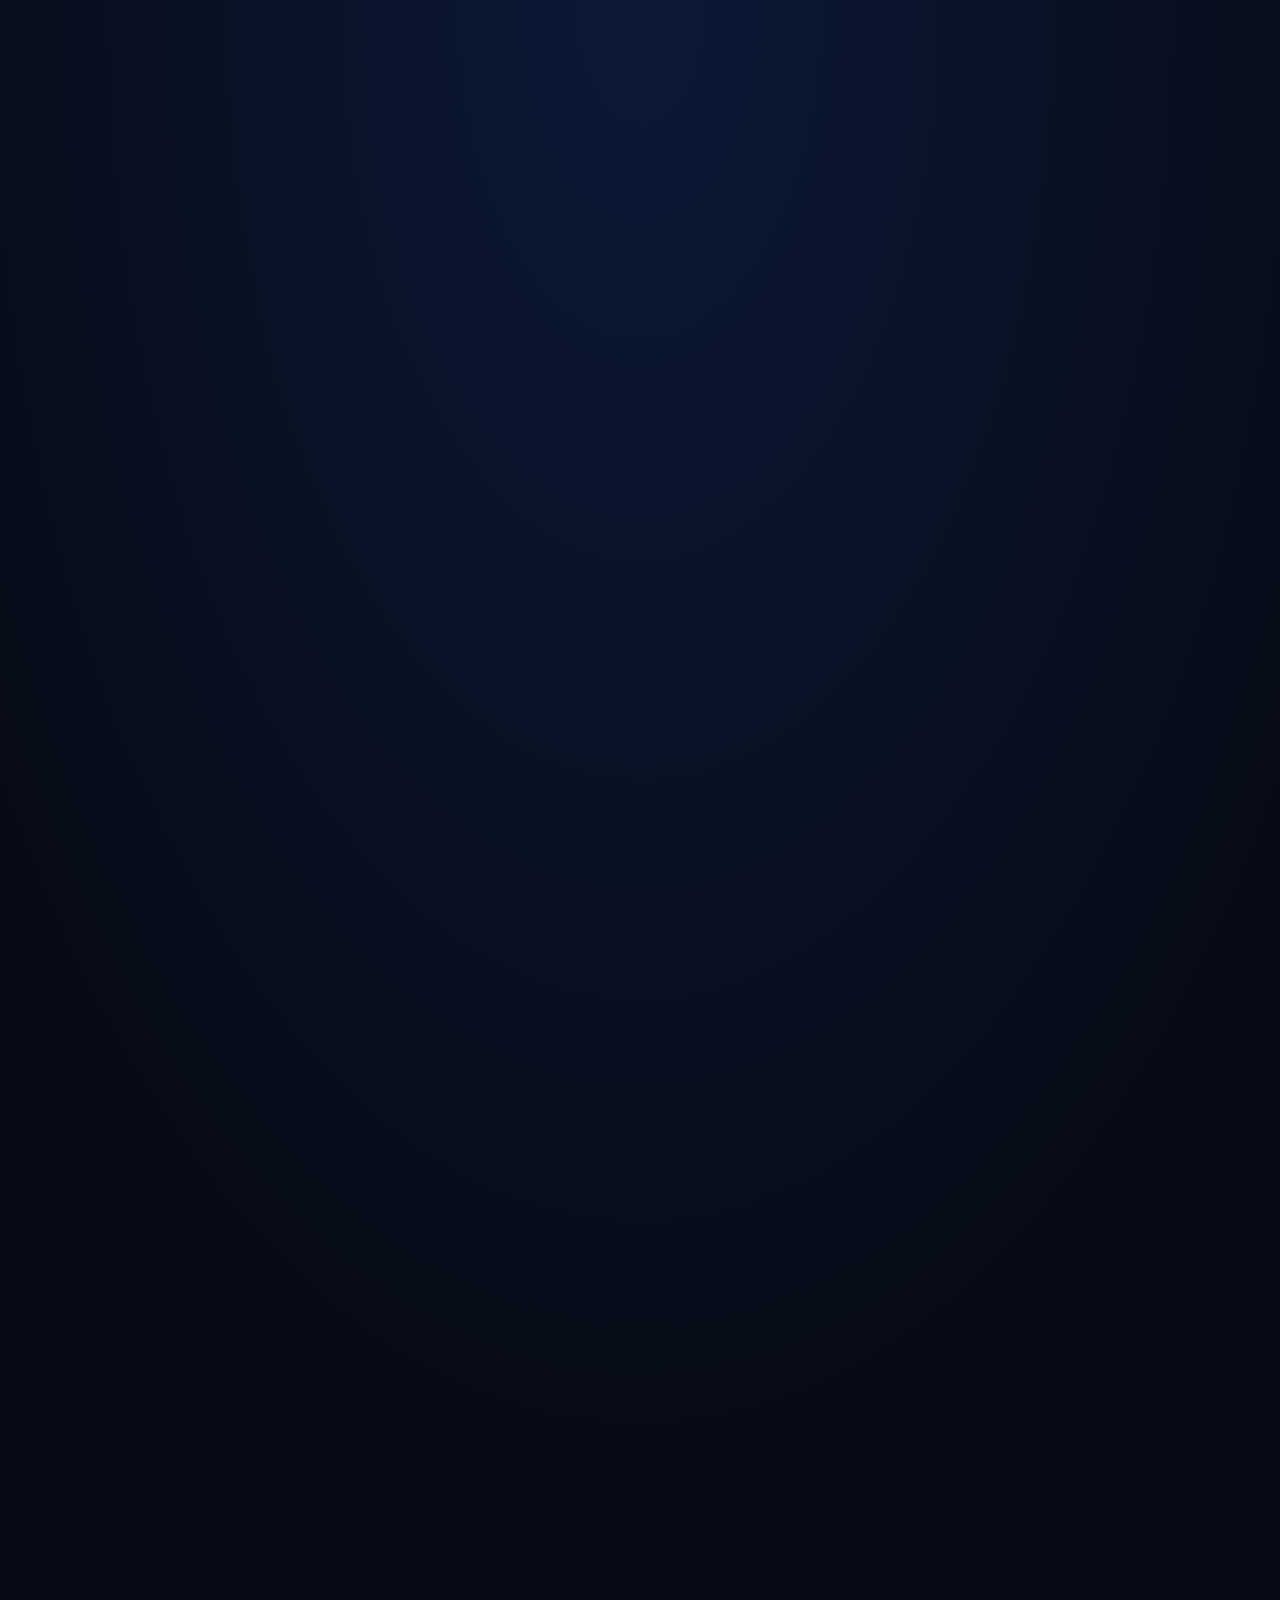
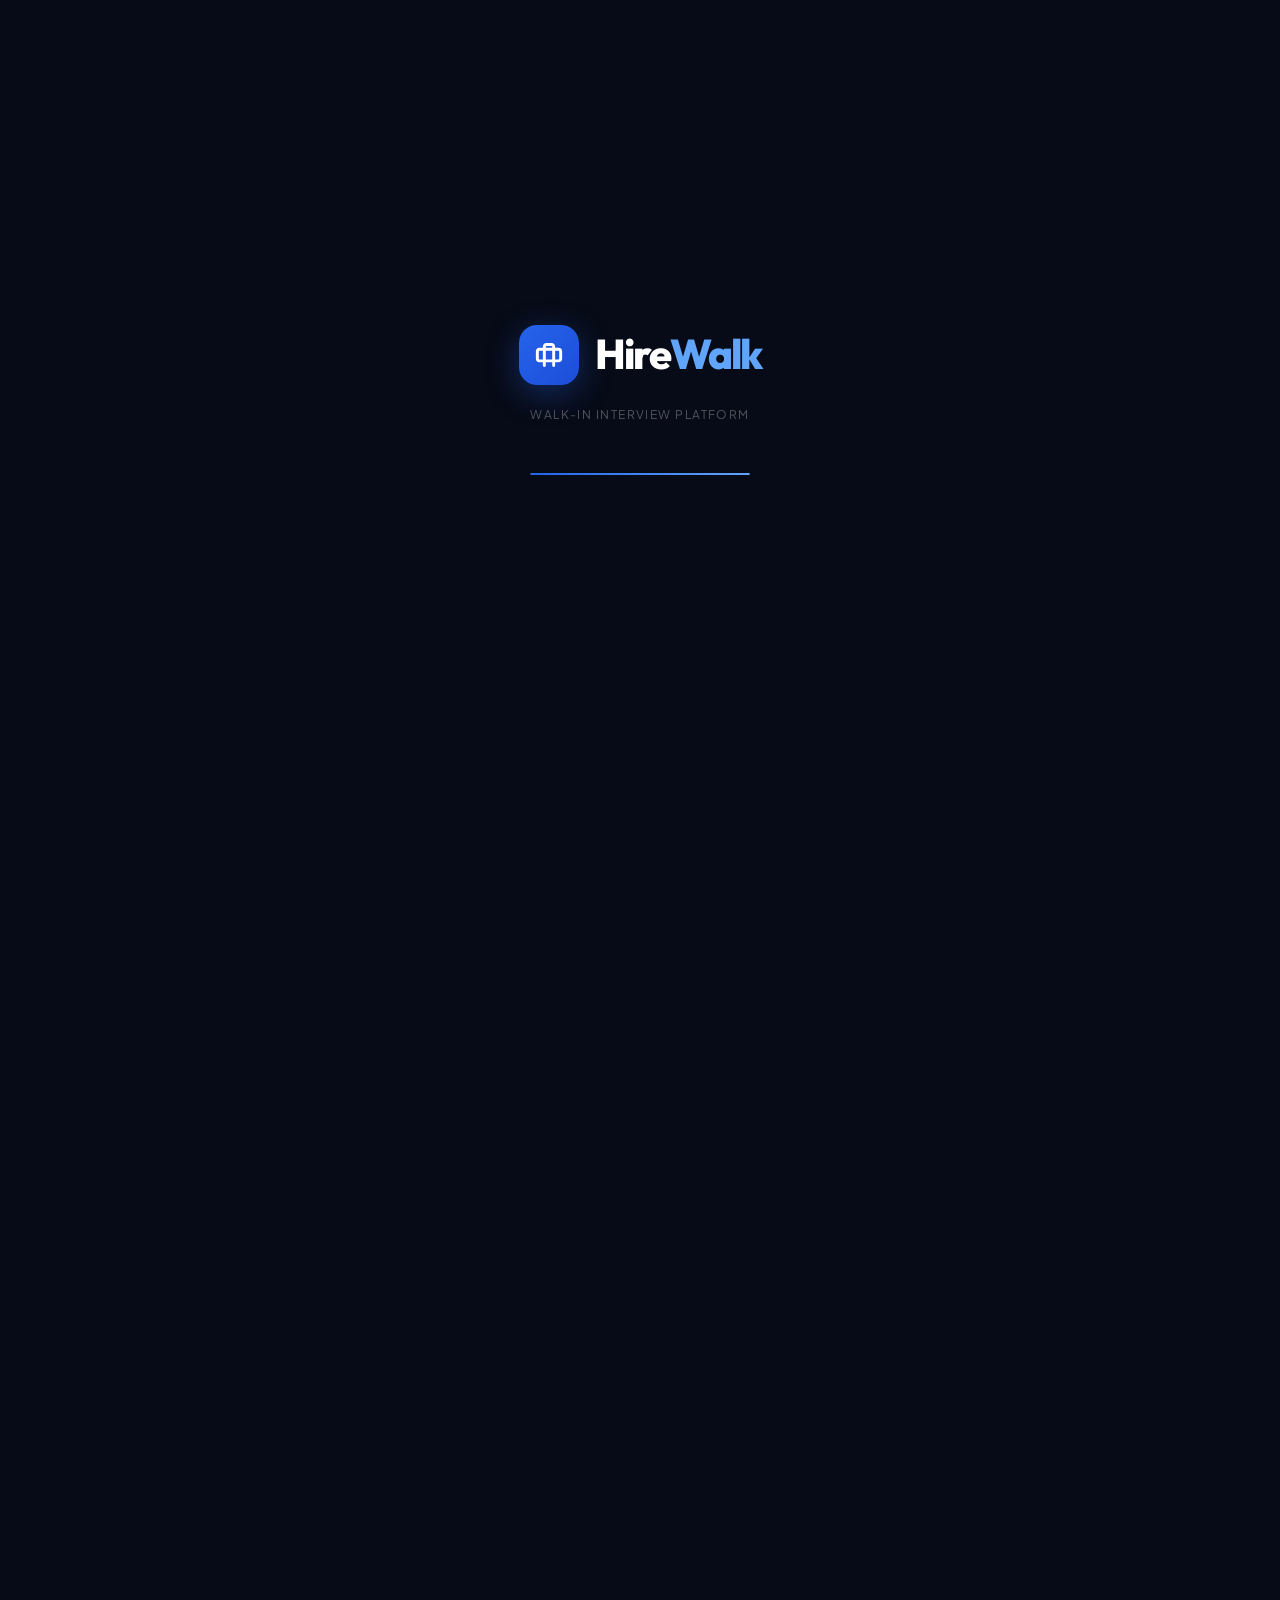
<file: frontend/index.html>
<!DOCTYPE html>
<html lang="en">
<head>
  <meta charset="UTF-8"/>
  <meta name="viewport" content="width=device-width, initial-scale=1.0"/>
  <title>HireWalk — Walk-in Interview Platform</title>
  <link rel="stylesheet" href="css/style.css"/>
  <style>
    .stats-bar {
      background: rgba(37,99,235,.06);
      border-top: 1px solid rgba(37,99,235,.12);
      border-bottom: 1px solid rgba(37,99,235,.12);
      padding: 18px 24px;
      position: relative;
      z-index: 1;
    }

    .stats-bar-inner {
      max-width: 900px;
      margin: 0 auto;
      display: flex;
      align-items: center;
      justify-content: space-around;
      gap: 24px;
      flex-wrap: wrap;
    }

    .stats-bar-item { text-align: center; }

    .stats-bar-item .num {
      font-family: var(--font-display);
      font-size: 1.6rem;
      font-weight: 800;
      background: linear-gradient(135deg, #fff, #93c5fd);
      -webkit-background-clip: text;
      -webkit-text-fill-color: transparent;
      background-clip: text;
      letter-spacing: -.04em;
    }

    .stats-bar-item .lbl {
      font-size: .72rem;
      color: rgba(255,255,255,.4);
      font-weight: 600;
      text-transform: uppercase;
      letter-spacing: .07em;
      margin-top: 2px;
    }

    .stats-divider {
      width: 1px;
      height: 36px;
      background: var(--glass-border);
    }

    .section-label {
      display: inline-flex;
      align-items: center;
      gap: 8px;
      padding: 5px 16px;
      border-radius: 99px;
      background: var(--accent-light);
      border: 1px solid var(--accent-border);
      font-size: .7rem;
      font-weight: 700;
      color: #93c5fd;
      text-transform: uppercase;
      letter-spacing: .08em;
      margin-bottom: 16px;
    }

    .how-section {
      padding: 100px 24px;
      background:
        radial-gradient(ellipse 80% 60% at 100% 50%, rgba(37,99,235,.06) 0%, transparent 60%),
        rgba(0,0,0,.2);
      position: relative;
      z-index: 1;
    }

    .steps-grid {
      display: grid;
      grid-template-columns: repeat(auto-fit, minmax(240px, 1fr));
      gap: 24px;
      margin-top: 56px;
      max-width: 900px;
      margin-left: auto;
      margin-right: auto;
    }

    .step-card {
      text-align: center;
      padding: 36px 28px;
      background: var(--surface);
      border-radius: var(--r-lg);
      border: 1px solid var(--glass-border);
      backdrop-filter: blur(20px);
      position: relative;
      transition: var(--t-spring);
    }

    .step-card::before {
      content: '';
      position: absolute;
      top: 0; left: 0; right: 0;
      height: 1px;
      background: linear-gradient(90deg, transparent, rgba(255,255,255,.07), transparent);
    }

    .step-card:hover {
      transform: translateY(-6px);
      border-color: var(--accent-border);
      box-shadow: var(--shadow), var(--shadow-glow);
    }

    .step-num {
      width: 48px; height: 48px;
      background: linear-gradient(135deg, var(--accent), var(--accent-hover));
      border-radius: var(--r-sm);
      display: flex; align-items: center; justify-content: center;
      font-family: var(--font-display);
      font-size: 1.2rem;
      font-weight: 800;
      color: #fff;
      margin: 0 auto 20px;
      box-shadow: 0 4px 16px var(--accent-glow);
      transition: var(--t-spring);
    }

    .step-card:hover .step-num {
      transform: scale(1.1) rotate(-5deg);
      box-shadow: 0 6px 24px var(--accent-glow);
    }

    .step-card h3 {
      font-size: 1rem;
      font-weight: 700;
      color: var(--text);
      margin-bottom: 8px;
      letter-spacing: -.01em;
    }

    .step-card p { font-size: .845rem; color: var(--muted); line-height: 1.65; }

    .cta-section {
      padding: 100px 24px;
      text-align: center;
      position: relative;
      z-index: 1;
      background:
        radial-gradient(ellipse 80% 60% at 50% 100%, rgba(37,99,235,.1) 0%, transparent 60%);
    }

    .cta-section h2 {
      font-family: var(--font-display);
      font-size: 2.4rem;
      font-weight: 800;
      color: var(--text);
      letter-spacing: -.04em;
      margin-bottom: 14px;
      max-width: 600px;
      margin-left: auto;
      margin-right: auto;
    }

    .cta-section p {
      color: var(--muted);
      font-size: .95rem;
      max-width: 440px;
      margin: 0 auto 36px;
    }
  </style>
</head>
<body>

<!-- Splash Screen -->
<div id="splash">
  <div class="splash-logo">
    <div class="splash-icon">
      <svg width="28" height="28" viewBox="0 0 24 24" fill="none" stroke="#fff" stroke-width="2.5" stroke-linecap="round">
        <path d="M20 7H4a2 2 0 0 0-2 2v6a2 2 0 0 0 2 2h16a2 2 0 0 0 2-2V9a2 2 0 0 0-2-2z"/>
        <path d="M16 21V5a2 2 0 0 0-2-2h-4a2 2 0 0 0-2 2v16"/>
      </svg>
    </div>
    <span class="splash-name">Hire<span>Walk</span></span>
  </div>
  <p class="splash-tagline">Walk-in Interview Platform</p>
  <div class="splash-bar"><div class="splash-bar-fill"></div></div>
</div>

<!-- Navbar -->
<nav class="navbar">
  <a class="nav-brand" href="index.html">
    <div class="nav-brand-icon">
      <svg width="18" height="18" viewBox="0 0 24 24" fill="none" stroke="#fff" stroke-width="2.5" stroke-linecap="round">
        <path d="M20 7H4a2 2 0 0 0-2 2v6a2 2 0 0 0 2 2h16a2 2 0 0 0 2-2V9a2 2 0 0 0-2-2z"/>
        <path d="M16 21V5a2 2 0 0 0-2-2h-4a2 2 0 0 0-2 2v16"/>
      </svg>
    </div>
    Hire<span>Walk</span>
  </a>
  <div class="nav-links" id="nav-links">
    <button class="nav-btn ghost" onclick="location.href='user/login.html'">Sign In</button>
    <button class="nav-btn filled" onclick="location.href='user/register.html'">Get Started</button>
  </div>
</nav>

<!-- Hero -->
<div class="hero">
  <div class="hero-grid"></div>
  <div class="hero-content">
    <div class="hero-badge">
      <span class="hero-badge-dot"></span>
      Powered by Groq AI · LLaMA 3.3
    </div>
    <h1>Walk-in Interviews,<br><span class="accent">Reimagined</span></h1>
    <p>Book slots at top companies, practice with AI mock interviews, and land your dream job — all in one platform.</p>
    <div class="hero-actions">
      <button class="btn btn-primary btn-lg" onclick="location.href='user/register.html'">
        <svg width="16" height="16" viewBox="0 0 24 24" fill="none" stroke="currentColor" stroke-width="2" stroke-linecap="round"><path d="M16 21v-2a4 4 0 0 0-4-4H6a4 4 0 0 0-4 4v2"/><circle cx="9" cy="7" r="4"/><line x1="19" y1="8" x2="19" y2="14"/><line x1="22" y1="11" x2="16" y2="11"/></svg>
        Start as Candidate
      </button>
      <button class="btn btn-ghost btn-lg" onclick="location.href='company/register.html'">
        <svg width="16" height="16" viewBox="0 0 24 24" fill="none" stroke="currentColor" stroke-width="2" stroke-linecap="round"><rect x="2" y="7" width="20" height="14" rx="2"/><path d="M16 21V5a2 2 0 0 0-2-2h-4a2 2 0 0 0-2 2v16"/></svg>
        Post as Company
      </button>
    </div>
  </div>
</div>

<!-- Stats Bar -->
<div class="stats-bar">
  <div class="stats-bar-inner">
    <div class="stats-bar-item">
      <div class="num">500+</div>
      <div class="lbl">Companies</div>
    </div>
    <div class="stats-divider"></div>
    <div class="stats-bar-item">
      <div class="num">10K+</div>
      <div class="lbl">Interviews Booked</div>
    </div>
    <div class="stats-divider"></div>
    <div class="stats-bar-item">
      <div class="num">95%</div>
      <div class="lbl">Success Rate</div>
    </div>
    <div class="stats-divider"></div>
    <div class="stats-bar-item">
      <div class="num">AI</div>
      <div class="lbl">Mock Interviews</div>
    </div>
  </div>
</div>

<!-- Features -->
<div class="features">
  <div class="container">
    <div class="features-header">
      <div class="section-label">
        <svg width="10" height="10" viewBox="0 0 24 24" fill="none" stroke="currentColor" stroke-width="2.5" stroke-linecap="round"><polyline points="20 6 9 17 4 12"/></svg>
        Everything you need
      </div>
      <h2>Built for the modern job hunt</h2>
      <p>From browsing opportunities to acing interviews — we've got you covered.</p>
    </div>

    <div class="grid-3">
      <div class="feature-card">
        <div class="feature-icon-wrap">
          <svg width="20" height="20" viewBox="0 0 24 24" fill="none" stroke="#60a5fa" stroke-width="2" stroke-linecap="round"><circle cx="11" cy="11" r="8"/><path d="m21 21-4.35-4.35"/></svg>
        </div>
        <h3>Browse Opportunities</h3>
        <p>Discover walk-in interviews from top companies, filtered by role, location, and date.</p>
      </div>

      <div class="feature-card">
        <div class="feature-icon-wrap">
          <svg width="20" height="20" viewBox="0 0 24 24" fill="none" stroke="#60a5fa" stroke-width="2" stroke-linecap="round"><rect x="3" y="4" width="18" height="18" rx="2"/><line x1="16" y1="2" x2="16" y2="6"/><line x1="8" y1="2" x2="8" y2="6"/><line x1="3" y1="10" x2="21" y2="10"/></svg>
        </div>
        <h3>Instant Slot Booking</h3>
        <p>Book your preferred time slot instantly. Get email confirmation right away.</p>
      </div>

      <div class="feature-card">
        <div class="feature-icon-wrap">
          <svg width="20" height="20" viewBox="0 0 24 24" fill="none" stroke="#60a5fa" stroke-width="2" stroke-linecap="round"><path d="M12 2a10 10 0 1 0 10 10"/><path d="M12 6v6l4 2"/></svg>
        </div>
        <h3>AI Mock Interviews</h3>
        <p>Practice with Groq LLaMA AI. Voice input/output support for realistic sessions.</p>
      </div>

      <div class="feature-card">
        <div class="feature-icon-wrap">
          <svg width="20" height="20" viewBox="0 0 24 24" fill="none" stroke="#60a5fa" stroke-width="2" stroke-linecap="round"><path d="M12 1a3 3 0 0 0-3 3v8a3 3 0 0 0 6 0V4a3 3 0 0 0-3-3z"/><path d="M19 10v2a7 7 0 0 1-14 0v-2"/></svg>
        </div>
        <h3>Voice Assistant</h3>
        <p>Speak your answers and hear AI responses. Realistic interview simulation.</p>
      </div>

      <div class="feature-card">
        <div class="feature-icon-wrap">
          <svg width="20" height="20" viewBox="0 0 24 24" fill="none" stroke="#60a5fa" stroke-width="2" stroke-linecap="round"><rect x="2" y="7" width="20" height="14" rx="2"/><path d="M16 21V5a2 2 0 0 0-2-2h-4a2 2 0 0 0-2 2v16"/></svg>
        </div>
        <h3>Company Dashboard</h3>
        <p>Post interviews, manage time slots, and track candidate bookings in real time.</p>
      </div>

      <div class="feature-card">
        <div class="feature-icon-wrap">
          <svg width="20" height="20" viewBox="0 0 24 24" fill="none" stroke="#60a5fa" stroke-width="2" stroke-linecap="round"><path d="M22 17H2a3 3 0 0 0 3-3V9a7 7 0 0 1 14 0v5a3 3 0 0 0 3 3zm-8.27 4a2 2 0 0 1-3.46 0"/></svg>
        </div>
        <h3>Email Notifications</h3>
        <p>OTP verification and booking confirmations delivered to your inbox instantly.</p>
      </div>
    </div>
  </div>
</div>

<!-- How It Works -->
<div class="how-section">
  <div class="container">
    <div style="text-align:center">
      <div class="section-label">
        <svg width="10" height="10" viewBox="0 0 24 24" fill="none" stroke="currentColor" stroke-width="2.5" stroke-linecap="round"><path d="M5 12h14M12 5l7 7-7 7"/></svg>
        Simple process
      </div>
      <h2 style="font-family:var(--font-display);font-size:2.2rem;font-weight:700;color:var(--text);letter-spacing:-.04em;margin-bottom:12px">How it works</h2>
      <p style="color:var(--muted);font-size:.95rem;max-width:440px;margin:0 auto">Get started in minutes. No complex setup required.</p>
    </div>

    <div class="steps-grid">
      <div class="step-card">
        <div class="step-num">1</div>
        <h3>Create Account</h3>
        <p>Register with email verification via OTP. Takes less than 2 minutes.</p>
      </div>
      <div class="step-card">
        <div class="step-num">2</div>
        <h3>Browse Interviews</h3>
        <p>Filter by company, role, location or date. Find your perfect opportunity.</p>
      </div>
      <div class="step-card">
        <div class="step-num">3</div>
        <h3>Book Your Slot</h3>
        <p>Pick a time slot and confirm. Email confirmation sent instantly.</p>
      </div>
      <div class="step-card">
        <div class="step-num">4</div>
        <h3>Practice & Ace It</h3>
        <p>Use AI mock interviews to prepare. Walk in confident and ready.</p>
      </div>
    </div>
  </div>
</div>

<!-- Portals -->
<div style="padding:100px 24px;position:relative;z-index:1">
  <div class="container">
    <div style="text-align:center;margin-bottom:56px">
      <div class="section-label">
        <svg width="10" height="10" viewBox="0 0 24 24" fill="none" stroke="currentColor" stroke-width="2.5" stroke-linecap="round"><circle cx="12" cy="12" r="10"/><line x1="12" y1="8" x2="12" y2="16"/><line x1="8" y1="12" x2="16" y2="12"/></svg>
        Choose your path
      </div>
      <h2 style="font-family:var(--font-display);font-size:2.2rem;font-weight:700;color:var(--text);letter-spacing:-.04em;margin-bottom:12px">Two portals, one platform</h2>
      <p style="color:var(--muted);font-size:.95rem">Whether you're hiring or job-seeking, HireWalk has you covered.</p>
    </div>

    <div class="portal-grid">
      <div class="portal-card company">
        <div class="portal-card-top">
          <div class="portal-card-icon">
            <svg width="24" height="24" viewBox="0 0 24 24" fill="none" stroke="#fff" stroke-width="2" stroke-linecap="round"><rect x="2" y="7" width="20" height="14" rx="2"/><path d="M16 21V5a2 2 0 0 0-2-2h-4a2 2 0 0 0-2 2v16"/></svg>
          </div>
          <h3>For Companies</h3>
          <p>Post walk-in interviews, manage slots and track candidates — all from one dashboard.</p>
        </div>
        <div class="portal-card-btns">
          <button class="btn btn-ghost btn-sm" onclick="location.href='company/login.html'">Sign In</button>
          <button class="btn btn-primary btn-sm" onclick="location.href='company/register.html'">Register Company</button>
        </div>
      </div>

      <div class="portal-card user">
        <div class="portal-card-top">
          <div class="portal-card-icon">
            <svg width="24" height="24" viewBox="0 0 24 24" fill="none" stroke="#fff" stroke-width="2" stroke-linecap="round"><path d="M20 21v-2a4 4 0 0 0-4-4H8a4 4 0 0 0-4 4v2"/><circle cx="12" cy="7" r="4"/></svg>
          </div>
          <h3>For Candidates</h3>
          <p>Browse opportunities, book your interview slot, and practice with AI — all free.</p>
        </div>
        <div class="portal-card-btns">
          <button class="btn btn-ghost btn-sm" onclick="location.href='user/login.html'">Sign In</button>
          <button class="btn btn-success btn-sm" onclick="location.href='user/register.html'">Get Started Free</button>
        </div>
      </div>
    </div>
  </div>
</div>

<!-- CTA -->
<div class="cta-section">
  <h2>Ready to walk in<br>and walk out hired?</h2>
  <p>Join thousands of candidates who've landed their dream jobs through HireWalk.</p>
  <div style="display:flex;gap:14px;justify-content:center;flex-wrap:wrap">
    <button class="btn btn-primary btn-lg" onclick="location.href='user/register.html'">
      Start for Free
      <svg width="14" height="14" viewBox="0 0 24 24" fill="none" stroke="currentColor" stroke-width="2.5" stroke-linecap="round"><path d="M5 12h14M12 5l7 7-7 7"/></svg>
    </button>
    <button class="btn btn-ghost btn-lg" onclick="location.href='user/browse.html'">Browse Interviews</button>
  </div>
</div>

<!-- Footer -->
<footer>
  <p>© 2025 HireWalk · Built with AWS · Deployed via GitHub Actions · Secured with CloudFront</p>
</footer>

<script src="js/auth.js"></script>
<script>
  // Splash screen
  window.addEventListener('load', () => {
    setTimeout(() => {
      const splash = document.getElementById('splash');
      if (splash) splash.classList.add('hide');
    }, 2200);
  });

  // Nav update if logged in
  const user = Auth.get();
  if (user) {
    document.getElementById('nav-links').innerHTML = user.role === 'company'
      ? `<span style="color:var(--muted);font-size:.825rem">${user.name}</span>
         <button class="nav-btn filled" onclick="location.href='company/dashboard.html'">Dashboard</button>`
      : `<span style="color:var(--muted);font-size:.825rem">Hi, ${user.name?.split(' ')[0]}</span>
         <button class="nav-btn filled" onclick="location.href='user/browse.html'">Browse</button>`;
  }
</script>
</body>
</html>
</file>
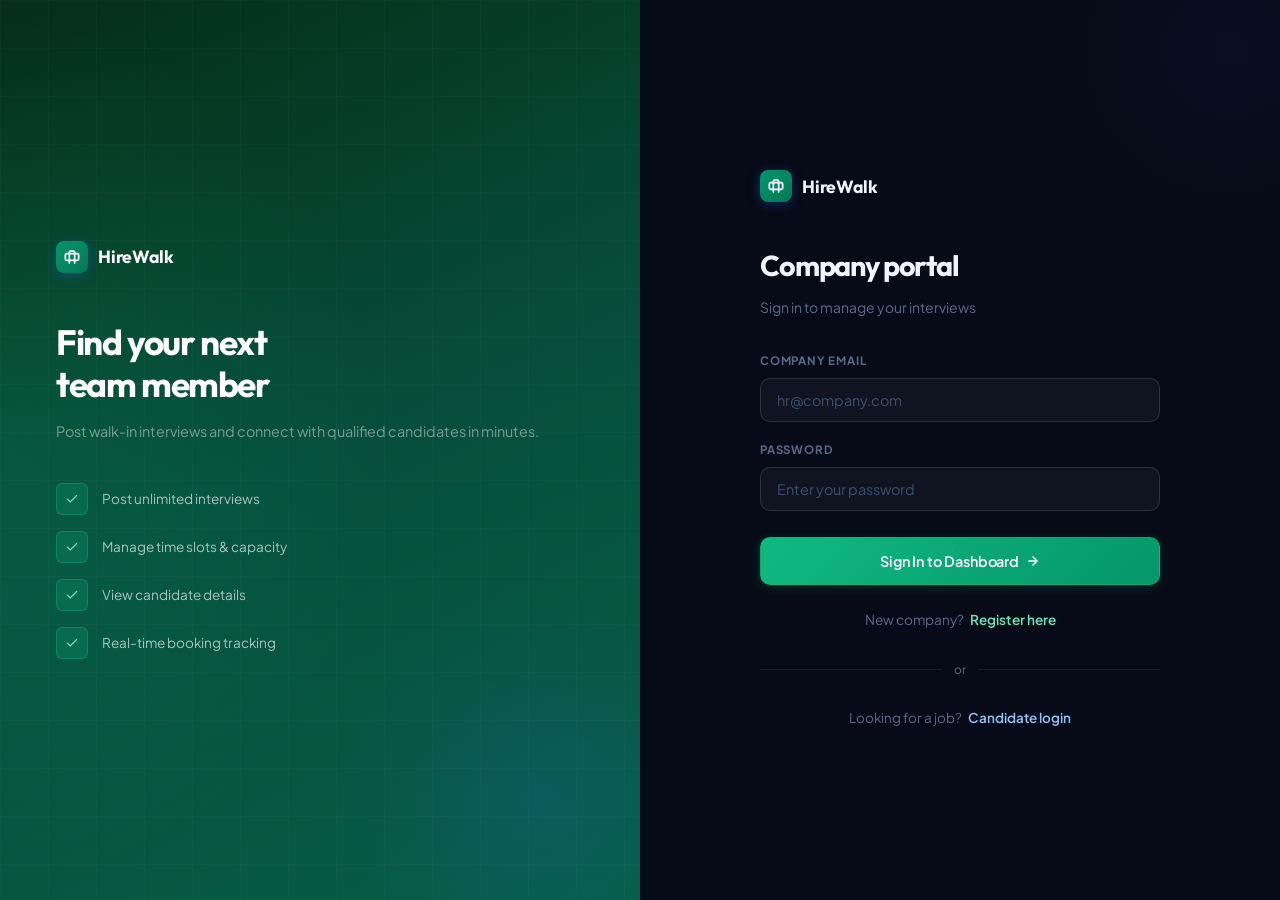
<file: frontend/company/login.html>
<!DOCTYPE html>
<html lang="en">
<head>
  <meta charset="UTF-8"/>
  <meta name="viewport" content="width=device-width, initial-scale=1.0"/>
  <title>Company Login — HireWalk</title>
  <link rel="stylesheet" href="../css/style.css"/>
</head>
<body>

<div class="auth-page">
  <div class="auth-left" style="background:radial-gradient(ellipse 100% 80% at 0% 50%, rgba(16,185,129,.15) 0%, transparent 60%), linear-gradient(155deg, #052e16 0%, #064e3b 50%, #065f46 100%)">
    <div class="auth-left-grid"></div>
    <div class="auth-left-content">
      <a href="../index.html" class="auth-logo" style="margin-bottom:48px;display:inline-flex;color:#fff">
        <div class="auth-logo-icon" style="background:linear-gradient(135deg,#059669,#047857)">
          <svg width="16" height="16" viewBox="0 0 24 24" fill="none" stroke="#fff" stroke-width="2.5" stroke-linecap="round">
            <path d="M20 7H4a2 2 0 0 0-2 2v6a2 2 0 0 0 2 2h16a2 2 0 0 0 2-2V9a2 2 0 0 0-2-2z"/>
            <path d="M16 21V5a2 2 0 0 0-2-2h-4a2 2 0 0 0-2 2v16"/>
          </svg>
        </div>
        HireWalk
      </a>

      <h2>Find your next<br>team member</h2>
      <p style="margin-top:14px">Post walk-in interviews and connect with qualified candidates in minutes.</p>

      <div class="auth-feature-list">
        <div class="auth-feature">
          <div class="auth-feature-icon" style="background:rgba(16,185,129,.2);border-color:rgba(16,185,129,.35)">
            <svg width="14" height="14" viewBox="0 0 24 24" fill="none" stroke="#6ee7b7" stroke-width="2" stroke-linecap="round"><polyline points="20 6 9 17 4 12"/></svg>
          </div>
          Post unlimited interviews
        </div>
        <div class="auth-feature">
          <div class="auth-feature-icon" style="background:rgba(16,185,129,.2);border-color:rgba(16,185,129,.35)">
            <svg width="14" height="14" viewBox="0 0 24 24" fill="none" stroke="#6ee7b7" stroke-width="2" stroke-linecap="round"><polyline points="20 6 9 17 4 12"/></svg>
          </div>
          Manage time slots & capacity
        </div>
        <div class="auth-feature">
          <div class="auth-feature-icon" style="background:rgba(16,185,129,.2);border-color:rgba(16,185,129,.35)">
            <svg width="14" height="14" viewBox="0 0 24 24" fill="none" stroke="#6ee7b7" stroke-width="2" stroke-linecap="round"><polyline points="20 6 9 17 4 12"/></svg>
          </div>
          View candidate details
        </div>
        <div class="auth-feature">
          <div class="auth-feature-icon" style="background:rgba(16,185,129,.2);border-color:rgba(16,185,129,.35)">
            <svg width="14" height="14" viewBox="0 0 24 24" fill="none" stroke="#6ee7b7" stroke-width="2" stroke-linecap="round"><polyline points="20 6 9 17 4 12"/></svg>
          </div>
          Real-time booking tracking
        </div>
      </div>
    </div>
  </div>

  <div class="auth-right">
    <div class="auth-form">
      <a href="../index.html" class="auth-logo">
        <div class="auth-logo-icon" style="background:linear-gradient(135deg,#059669,#047857)">
          <svg width="16" height="16" viewBox="0 0 24 24" fill="none" stroke="#fff" stroke-width="2.5" stroke-linecap="round">
            <path d="M20 7H4a2 2 0 0 0-2 2v6a2 2 0 0 0 2 2h16a2 2 0 0 0 2-2V9a2 2 0 0 0-2-2z"/>
            <path d="M16 21V5a2 2 0 0 0-2-2h-4a2 2 0 0 0-2 2v16"/>
          </svg>
        </div>
        HireWalk
      </a>

      <h2>Company portal</h2>
      <p class="subtitle">Sign in to manage your interviews</p>

      <div id="alert"></div>

      <div class="form-group">
        <label>Company Email</label>
        <input type="email" class="form-control" id="email" placeholder="hr@company.com" autocomplete="email"/>
      </div>

      <div class="form-group">
        <label>Password</label>
        <input type="password" class="form-control" id="password" placeholder="Enter your password" autocomplete="current-password"/>
      </div>

      <button class="btn btn-success" id="login-btn" onclick="login()" style="width:100%;justify-content:center;padding:13px;font-size:.9rem;margin-top:8px">
        Sign In to Dashboard
        <svg width="14" height="14" viewBox="0 0 24 24" fill="none" stroke="currentColor" stroke-width="2.5" stroke-linecap="round"><path d="M5 12h14M12 5l7 7-7 7"/></svg>
      </button>

      <div style="text-align:center;margin-top:24px;font-size:.85rem;color:var(--muted)">
        New company?
        <a href="register.html" style="color:#6ee7b7;font-weight:600;margin-left:4px">Register here</a>
      </div>

      <div style="position:relative;margin:28px 0;display:flex;align-items:center;gap:12px">
        <div style="flex:1;height:1px;background:var(--glass-border)"></div>
        <span style="font-size:.75rem;color:var(--muted)">or</span>
        <div style="flex:1;height:1px;background:var(--glass-border)"></div>
      </div>

      <div style="text-align:center;font-size:.845rem;color:var(--muted)">
        Looking for a job?
        <a href="../user/login.html" style="color:#93c5fd;font-weight:600;margin-left:4px">Candidate login</a>
      </div>
    </div>
  </div>
</div>

<script src="../js/api.js"></script>
<script src="../js/auth.js"></script>
<script>
  Auth.redirectIfLoggedIn();

  document.addEventListener('keydown', e => {
    if (e.key === 'Enter') login();
  });

  async function login() {
    const email    = document.getElementById('email').value.trim();
    const password = document.getElementById('password').value;
    const alertEl  = document.getElementById('alert');
    const btn      = document.getElementById('login-btn');

    if (!email || !password) {
      showAlert(alertEl, 'Please enter your email and password');
      return;
    }

    setLoading(btn, true, 'Signing in...');
    try {
      const { token, user } = await Api.login('company', { email, password });
      Auth.save(token, user);
      document.body.classList.add('page-leaving');
      setTimeout(() => { window.location.href = 'dashboard.html'; }, 220);
    } catch (err) {
      showAlert(alertEl, err.message);
      setLoading(btn, false);
    }
  }
</script>
</body>
</html>
</file>
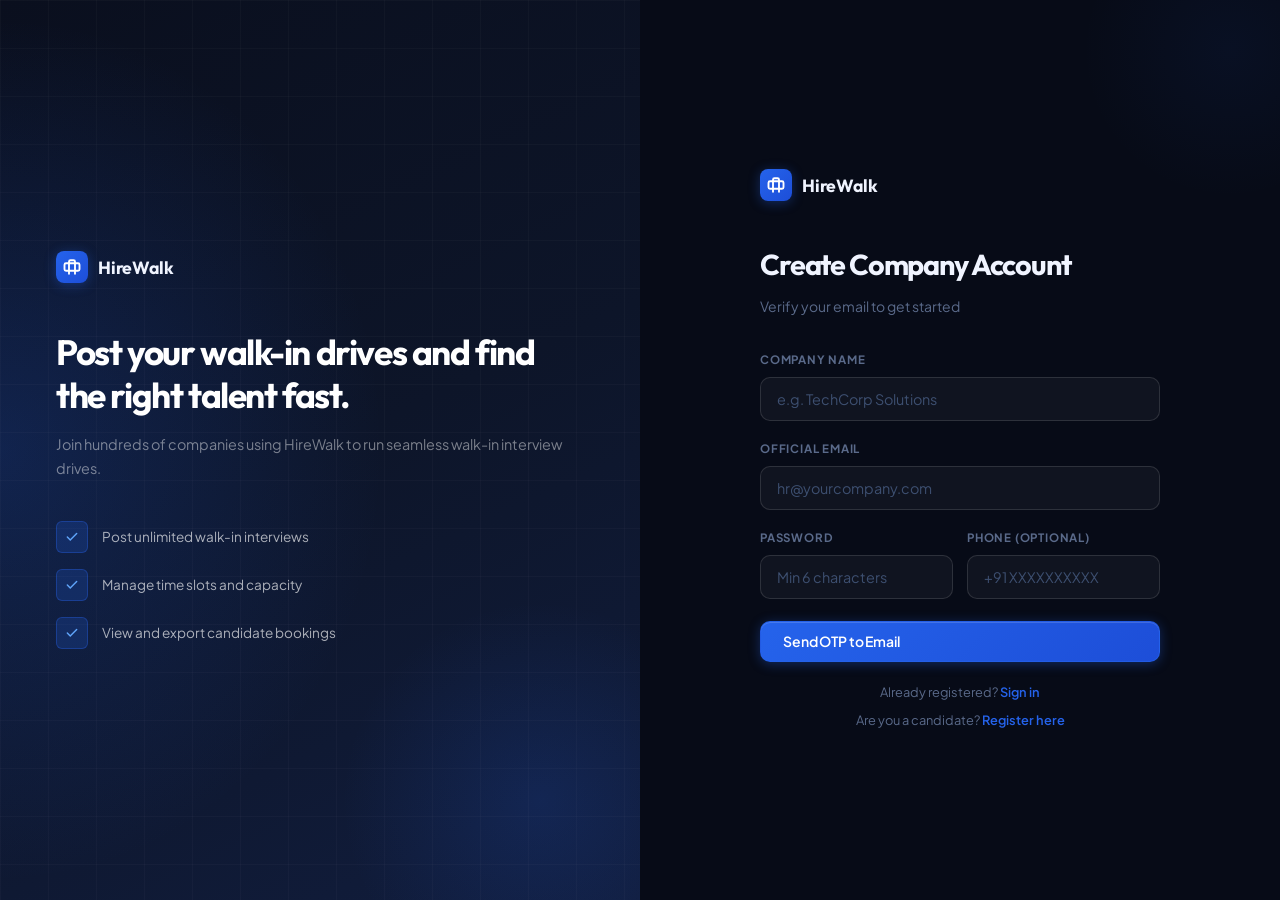
<file: frontend/company/register.html>
<!DOCTYPE html>
<html lang="en">
<head>
  <meta charset="UTF-8"/>
  <meta name="viewport" content="width=device-width, initial-scale=1.0"/>
  <title>Company Register — HireWalk</title>
  <link rel="stylesheet" href="../css/style.css"/>
</head>
<body>
<div class="auth-page">

  <!-- Left Panel -->
  <div class="auth-left">
    <div class="auth-left-grid"></div>
    <div class="auth-left-content">
      <a href="../index.html" class="auth-logo" style="margin-bottom:48px">
        <div class="auth-logo-icon">
          <svg width="18" height="18" viewBox="0 0 24 24" fill="none" stroke="#fff" stroke-width="2.5" stroke-linecap="round"><path d="M20 7H4a2 2 0 0 0-2 2v6a2 2 0 0 0 2 2h16a2 2 0 0 0 2-2V9a2 2 0 0 0-2-2z"/><path d="M16 21V5a2 2 0 0 0-2-2h-4a2 2 0 0 0-2 2v16"/></svg>
        </div>
        HireWalk
      </a>
      <h2>Post your walk-in drives and find the right talent fast.</h2>
      <p style="margin-top:16px">Join hundreds of companies using HireWalk to run seamless walk-in interview drives.</p>
      <div class="auth-feature-list">
        <div class="auth-feature">
          <div class="auth-feature-icon"><svg width="14" height="14" viewBox="0 0 24 24" fill="none" stroke="#60a5fa" stroke-width="2.5" stroke-linecap="round"><polyline points="20 6 9 17 4 12"/></svg></div>
          Post unlimited walk-in interviews
        </div>
        <div class="auth-feature">
          <div class="auth-feature-icon"><svg width="14" height="14" viewBox="0 0 24 24" fill="none" stroke="#60a5fa" stroke-width="2.5" stroke-linecap="round"><polyline points="20 6 9 17 4 12"/></svg></div>
          Manage time slots and capacity
        </div>
        <div class="auth-feature">
          <div class="auth-feature-icon"><svg width="14" height="14" viewBox="0 0 24 24" fill="none" stroke="#60a5fa" stroke-width="2.5" stroke-linecap="round"><polyline points="20 6 9 17 4 12"/></svg></div>
          View and export candidate bookings
        </div>
      </div>
    </div>
  </div>

  <!-- Right Panel -->
  <div class="auth-right">
    <div class="auth-form">
      <a href="../index.html" class="auth-logo">
        <div class="auth-logo-icon"><svg width="18" height="18" viewBox="0 0 24 24" fill="none" stroke="#fff" stroke-width="2.5" stroke-linecap="round"><path d="M20 7H4a2 2 0 0 0-2 2v6a2 2 0 0 0 2 2h16a2 2 0 0 0 2-2V9a2 2 0 0 0-2-2z"/><path d="M16 21V5a2 2 0 0 0-2-2h-4a2 2 0 0 0-2 2v16"/></svg></div>
        HireWalk
      </a>

      <!-- Step 1: Form -->
      <div id="step-form">
        <h2>Create Company Account</h2>
        <p class="subtitle">Verify your email to get started</p>
        <div id="alert-box"></div>
        <div class="form-group">
          <label>Company Name</label>
          <input class="form-control" id="name" type="text" placeholder="e.g. TechCorp Solutions"/>
        </div>
        <div class="form-group">
          <label>Official Email</label>
          <input class="form-control" id="email" type="email" placeholder="hr@yourcompany.com"/>
        </div>
        <div class="form-row">
          <div class="form-group">
            <label>Password</label>
            <input class="form-control" id="password" type="password" placeholder="Min 6 characters"/>
          </div>
          <div class="form-group">
            <label>Phone (optional)</label>
            <input class="form-control" id="phone" type="tel" placeholder="+91 XXXXXXXXXX"/>
          </div>
        </div>
        <button class="btn btn-primary" style="width:100%;margin-top:4px" id="send-btn" onclick="sendOtp()">Send OTP to Email</button>
        <p style="text-align:center;margin-top:20px;font-size:.8rem;color:var(--muted)">
          Already registered? <a href="login.html" style="color:var(--accent);font-weight:600">Sign in</a>
        </p>
        <p style="text-align:center;margin-top:6px;font-size:.8rem;color:var(--muted)">
          Are you a candidate? <a href="../user/register.html" style="color:var(--accent);font-weight:600">Register here</a>
        </p>
      </div>

      <!-- Step 2: OTP -->
      <div id="step-otp" style="display:none">
        <h2>Verify Your Email</h2>
        <p class="subtitle" id="otp-desc">Enter the 6-digit code sent to your inbox</p>
        <div id="otp-alert-box"></div>
        <div class="form-group" style="margin-top:20px">
          <label>One-Time Password</label>
          <input class="form-control otp-input" id="otp" type="text" maxlength="6" placeholder="------"/>
        </div>
        <button class="btn btn-primary" style="width:100%;margin-top:4px" id="verify-btn" onclick="verifyOtp()">Verify & Create Account</button>
        <button onclick="showStep('form')" style="width:100%;margin-top:10px;background:none;border:none;color:var(--muted);font-size:.8rem;cursor:pointer;font-family:var(--font)">
          &larr; Back to registration
        </button>
      </div>

    </div>
  </div>
</div>

<script src="../js/api.js"></script>
<script src="../js/auth.js"></script>
<script>
  Auth.redirectIfLoggedIn();
  let savedEmail = '';

  function showStep(step) {
    document.getElementById('step-form').style.display = step === 'form' ? 'block' : 'none';
    document.getElementById('step-otp').style.display  = step === 'otp'  ? 'block' : 'none';
  }

  async function sendOtp() {
    const btn      = document.getElementById('send-btn');
    const box      = document.getElementById('alert-box');
    const name     = document.getElementById('name').value.trim();
    const email    = document.getElementById('email').value.trim();
    const password = document.getElementById('password').value;
    const phone    = document.getElementById('phone').value.trim();
    if (!name || !email || !password) return showAlert(box, 'Please fill in all required fields');
    setLoading(btn, true, 'Sending OTP...');
    try {
      await Api.companyRegister({ name, email, password, phone });
      savedEmail = email;
      document.getElementById('otp-desc').textContent = `A 6-digit code was sent to ${email}`;
      showStep('otp');
    } catch (err) {
      showAlert(box, err.message);
    } finally {
      setLoading(btn, false);
    }
  }

  async function verifyOtp() {
    const btn = document.getElementById('verify-btn');
    const box = document.getElementById('otp-alert-box');
    const otp = document.getElementById('otp').value.trim();
    if (otp.length !== 6) return showAlert(box, 'Enter the full 6-digit OTP');
    setLoading(btn, true, 'Verifying...');
    try {
      const res = await Api.companyVerifyOtp({ email: savedEmail, otp });
      Auth.save(res.token, res.user);
      showAlert(box, 'Account created! Redirecting...', 'success');
      setTimeout(() => location.href = 'dashboard.html', 900);
    } catch (err) {
      showAlert(box, err.message);
    } finally {
      setLoading(btn, false);
    }
  }

  document.addEventListener('keydown', e => { if (e.key === 'Enter') { document.getElementById('step-otp').style.display !== 'none' ? verifyOtp() : sendOtp(); }});
</script>
</body>
</html>
</file>
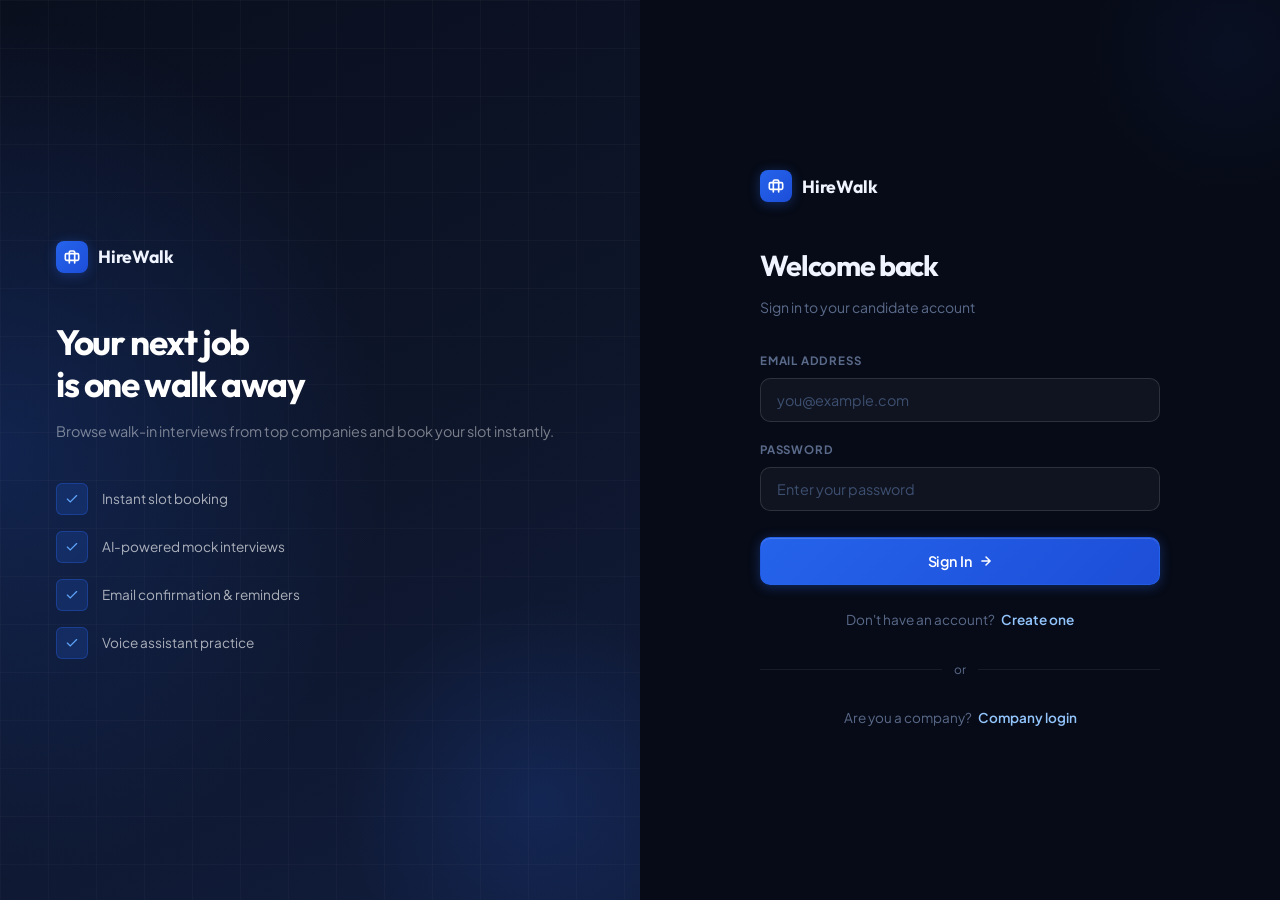
<file: frontend/user/login.html>
<!DOCTYPE html>
<html lang="en">
<head>
  <meta charset="UTF-8"/>
  <meta name="viewport" content="width=device-width, initial-scale=1.0"/>
  <title>Sign In — HireWalk</title>
  <link rel="stylesheet" href="../css/style.css"/>
</head>
<body>

<div class="auth-page">
  <div class="auth-left">
    <div class="auth-left-grid"></div>
    <div class="auth-left-content">
      <a href="../index.html" class="auth-logo" style="margin-bottom:48px;display:inline-flex">
        <div class="auth-logo-icon">
          <svg width="16" height="16" viewBox="0 0 24 24" fill="none" stroke="#fff" stroke-width="2.5" stroke-linecap="round">
            <path d="M20 7H4a2 2 0 0 0-2 2v6a2 2 0 0 0 2 2h16a2 2 0 0 0 2-2V9a2 2 0 0 0-2-2z"/>
            <path d="M16 21V5a2 2 0 0 0-2-2h-4a2 2 0 0 0-2 2v16"/>
          </svg>
        </div>
        HireWalk
      </a>

      <h2>Your next job<br>is one walk away</h2>
      <p style="margin-top:14px">Browse walk-in interviews from top companies and book your slot instantly.</p>

      <div class="auth-feature-list">
        <div class="auth-feature">
          <div class="auth-feature-icon">
            <svg width="14" height="14" viewBox="0 0 24 24" fill="none" stroke="#60a5fa" stroke-width="2" stroke-linecap="round"><polyline points="20 6 9 17 4 12"/></svg>
          </div>
          Instant slot booking
        </div>
        <div class="auth-feature">
          <div class="auth-feature-icon">
            <svg width="14" height="14" viewBox="0 0 24 24" fill="none" stroke="#60a5fa" stroke-width="2" stroke-linecap="round"><polyline points="20 6 9 17 4 12"/></svg>
          </div>
          AI-powered mock interviews
        </div>
        <div class="auth-feature">
          <div class="auth-feature-icon">
            <svg width="14" height="14" viewBox="0 0 24 24" fill="none" stroke="#60a5fa" stroke-width="2" stroke-linecap="round"><polyline points="20 6 9 17 4 12"/></svg>
          </div>
          Email confirmation & reminders
        </div>
        <div class="auth-feature">
          <div class="auth-feature-icon">
            <svg width="14" height="14" viewBox="0 0 24 24" fill="none" stroke="#60a5fa" stroke-width="2" stroke-linecap="round"><polyline points="20 6 9 17 4 12"/></svg>
          </div>
          Voice assistant practice
        </div>
      </div>
    </div>
  </div>

  <div class="auth-right">
    <div class="auth-form">
      <a href="../index.html" class="auth-logo">
        <div class="auth-logo-icon">
          <svg width="16" height="16" viewBox="0 0 24 24" fill="none" stroke="#fff" stroke-width="2.5" stroke-linecap="round">
            <path d="M20 7H4a2 2 0 0 0-2 2v6a2 2 0 0 0 2 2h16a2 2 0 0 0 2-2V9a2 2 0 0 0-2-2z"/>
            <path d="M16 21V5a2 2 0 0 0-2-2h-4a2 2 0 0 0-2 2v16"/>
          </svg>
        </div>
        HireWalk
      </a>

      <h2>Welcome back</h2>
      <p class="subtitle">Sign in to your candidate account</p>

      <div id="alert"></div>

      <div class="form-group">
        <label>Email Address</label>
        <input type="email" class="form-control" id="email" placeholder="you@example.com" autocomplete="email"/>
      </div>

      <div class="form-group">
        <label>Password</label>
        <input type="password" class="form-control" id="password" placeholder="Enter your password" autocomplete="current-password"/>
      </div>

      <button class="btn btn-primary" id="login-btn" onclick="login()" style="width:100%;justify-content:center;padding:13px;font-size:.9rem;margin-top:8px">
        Sign In
        <svg width="14" height="14" viewBox="0 0 24 24" fill="none" stroke="currentColor" stroke-width="2.5" stroke-linecap="round"><path d="M5 12h14M12 5l7 7-7 7"/></svg>
      </button>

      <div style="text-align:center;margin-top:24px;font-size:.85rem;color:var(--muted)">
        Don't have an account?
        <a href="register.html" style="color:#93c5fd;font-weight:600;margin-left:4px;transition:var(--t)">Create one</a>
      </div>

      <div style="position:relative;margin:28px 0;display:flex;align-items:center;gap:12px">
        <div style="flex:1;height:1px;background:var(--glass-border)"></div>
        <span style="font-size:.75rem;color:var(--muted)">or</span>
        <div style="flex:1;height:1px;background:var(--glass-border)"></div>
      </div>

      <div style="text-align:center;font-size:.845rem;color:var(--muted)">
        Are you a company?
        <a href="../company/login.html" style="color:#93c5fd;font-weight:600;margin-left:4px">Company login</a>
      </div>
    </div>
  </div>
</div>

<script src="../js/api.js"></script>
<script src="../js/auth.js"></script>
<script>
  Auth.redirectIfLoggedIn();

  document.addEventListener('keydown', e => {
    if (e.key === 'Enter') login();
  });

  async function login() {
    const email    = document.getElementById('email').value.trim();
    const password = document.getElementById('password').value;
    const alertEl  = document.getElementById('alert');
    const btn      = document.getElementById('login-btn');

    if (!email || !password) {
      showAlert(alertEl, 'Please enter your email and password');
      return;
    }

    setLoading(btn, true, 'Signing in...');
    try {
      const { token, user } = await Api.login('user', { email, password });
      Auth.save(token, user);
      document.body.classList.add('page-leaving');
      setTimeout(() => { window.location.href = 'browse.html'; }, 220);
    } catch (err) {
      showAlert(alertEl, err.message);
      setLoading(btn, false);
    }
  }
</script>
</body>
</html>
</file>
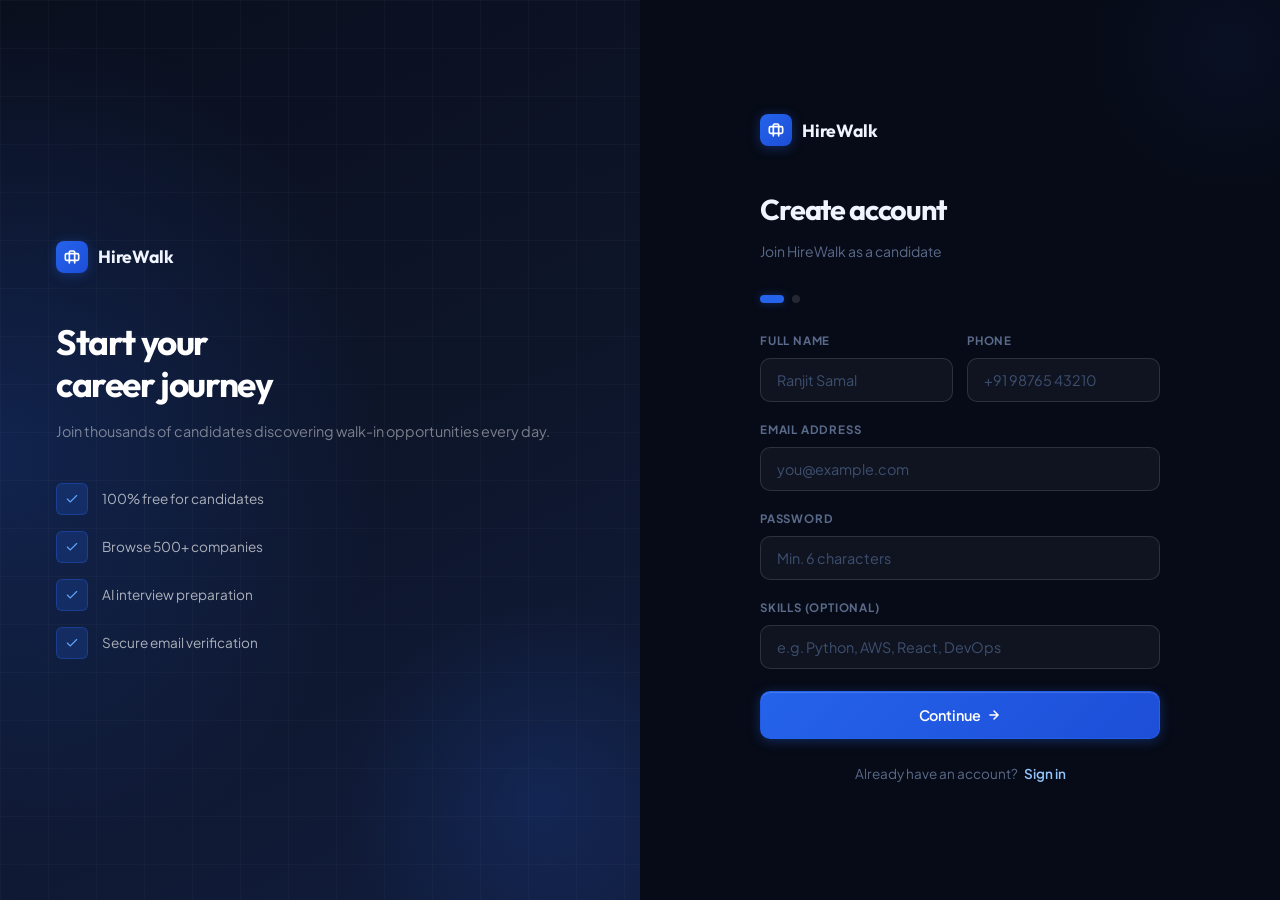
<file: frontend/user/register.html>
<!DOCTYPE html>
<html lang="en">
<head>
  <meta charset="UTF-8"/>
  <meta name="viewport" content="width=device-width, initial-scale=1.0"/>
  <title>Create Account — HireWalk</title>
  <link rel="stylesheet" href="../css/style.css"/>
  <style>
    .otp-container {
      display: none;
      animation: slideUp .4s cubic-bezier(.34,1.56,.64,1) both;
    }

    .otp-container.show { display: block; }

    @keyframes slideUp {
      from { opacity: 0; transform: translateY(20px); }
      to   { opacity: 1; transform: translateY(0); }
    }

    .step-indicator {
      display: flex;
      align-items: center;
      gap: 8px;
      margin-bottom: 28px;
    }

    .step-dot {
      width: 8px; height: 8px;
      border-radius: 50%;
      transition: all .3s cubic-bezier(.34,1.56,.64,1);
    }

    .step-dot.active {
      width: 24px;
      border-radius: 4px;
      background: var(--accent);
      box-shadow: 0 0 10px var(--accent-glow);
    }

    .step-dot.done {
      background: var(--success);
    }

    .step-dot.pending {
      background: var(--glass-border-2);
    }

    .otp-display {
      background: rgba(37,99,235,.06);
      border: 1px solid rgba(37,99,235,.2);
      border-radius: var(--r-sm);
      padding: 14px;
      text-align: center;
      margin-bottom: 20px;
    }

    .otp-display p {
      font-size: .845rem;
      color: var(--muted);
    }

    .otp-display strong {
      color: #93c5fd;
      font-weight: 700;
    }
  </style>
</head>
<body>

<div class="auth-page">
  <div class="auth-left">
    <div class="auth-left-grid"></div>
    <div class="auth-left-content">
      <a href="../index.html" class="auth-logo" style="margin-bottom:48px;display:inline-flex">
        <div class="auth-logo-icon">
          <svg width="16" height="16" viewBox="0 0 24 24" fill="none" stroke="#fff" stroke-width="2.5" stroke-linecap="round">
            <path d="M20 7H4a2 2 0 0 0-2 2v6a2 2 0 0 0 2 2h16a2 2 0 0 0 2-2V9a2 2 0 0 0-2-2z"/>
            <path d="M16 21V5a2 2 0 0 0-2-2h-4a2 2 0 0 0-2 2v16"/>
          </svg>
        </div>
        HireWalk
      </a>

      <h2>Start your<br>career journey</h2>
      <p style="margin-top:14px">Join thousands of candidates discovering walk-in opportunities every day.</p>

      <div class="auth-feature-list">
        <div class="auth-feature">
          <div class="auth-feature-icon">
            <svg width="14" height="14" viewBox="0 0 24 24" fill="none" stroke="#60a5fa" stroke-width="2" stroke-linecap="round"><polyline points="20 6 9 17 4 12"/></svg>
          </div>
          100% free for candidates
        </div>
        <div class="auth-feature">
          <div class="auth-feature-icon">
            <svg width="14" height="14" viewBox="0 0 24 24" fill="none" stroke="#60a5fa" stroke-width="2" stroke-linecap="round"><polyline points="20 6 9 17 4 12"/></svg>
          </div>
          Browse 500+ companies
        </div>
        <div class="auth-feature">
          <div class="auth-feature-icon">
            <svg width="14" height="14" viewBox="0 0 24 24" fill="none" stroke="#60a5fa" stroke-width="2" stroke-linecap="round"><polyline points="20 6 9 17 4 12"/></svg>
          </div>
          AI interview preparation
        </div>
        <div class="auth-feature">
          <div class="auth-feature-icon">
            <svg width="14" height="14" viewBox="0 0 24 24" fill="none" stroke="#60a5fa" stroke-width="2" stroke-linecap="round"><polyline points="20 6 9 17 4 12"/></svg>
          </div>
          Secure email verification
        </div>
      </div>
    </div>
  </div>

  <div class="auth-right">
    <div class="auth-form">
      <a href="../index.html" class="auth-logo">
        <div class="auth-logo-icon">
          <svg width="16" height="16" viewBox="0 0 24 24" fill="none" stroke="#fff" stroke-width="2.5" stroke-linecap="round">
            <path d="M20 7H4a2 2 0 0 0-2 2v6a2 2 0 0 0 2 2h16a2 2 0 0 0 2-2V9a2 2 0 0 0-2-2z"/>
            <path d="M16 21V5a2 2 0 0 0-2-2h-4a2 2 0 0 0-2 2v16"/>
          </svg>
        </div>
        HireWalk
      </a>

      <h2>Create account</h2>
      <p class="subtitle">Join HireWalk as a candidate</p>

      <!-- Step Indicator -->
      <div class="step-indicator">
        <div class="step-dot active" id="dot-1"></div>
        <div class="step-dot pending" id="dot-2"></div>
      </div>

      <div id="alert"></div>

      <!-- Step 1: Registration Form -->
      <div id="reg-form">
        <div class="form-row">
          <div class="form-group">
            <label>Full Name</label>
            <input type="text" class="form-control" id="name" placeholder="Ranjit Samal" autocomplete="name"/>
          </div>
          <div class="form-group">
            <label>Phone</label>
            <input type="tel" class="form-control" id="phone" placeholder="+91 98765 43210"/>
          </div>
        </div>

        <div class="form-group">
          <label>Email Address</label>
          <input type="email" class="form-control" id="email" placeholder="you@example.com" autocomplete="email"/>
        </div>

        <div class="form-group">
          <label>Password</label>
          <input type="password" class="form-control" id="password" placeholder="Min. 6 characters" autocomplete="new-password"/>
        </div>

        <div class="form-group">
          <label>Skills (optional)</label>
          <input type="text" class="form-control" id="skills" placeholder="e.g. Python, AWS, React, DevOps"/>
        </div>

        <button class="btn btn-primary" id="send-otp-btn" onclick="sendOtp()" style="width:100%;justify-content:center;padding:13px;font-size:.9rem;margin-top:4px">
          Continue
          <svg width="14" height="14" viewBox="0 0 24 24" fill="none" stroke="currentColor" stroke-width="2.5" stroke-linecap="round"><path d="M5 12h14M12 5l7 7-7 7"/></svg>
        </button>
      </div>

      <!-- Step 2: OTP Verification -->
      <div class="otp-container" id="otp-form">
        <div class="otp-display">
          <p>We sent a 6-digit code to <strong id="email-display"></strong></p>
          <p style="margin-top:4px;font-size:.8rem">Check your inbox (and spam folder)</p>
        </div>

        <div class="form-group">
          <label>Verification Code</label>
          <input type="text" class="form-control otp-input" id="otp" placeholder="------" maxlength="6" autocomplete="one-time-code"/>
        </div>

        <button class="btn btn-primary" id="verify-btn" onclick="verifyOtp()" style="width:100%;justify-content:center;padding:13px;font-size:.9rem">
          Verify & Create Account
          <svg width="14" height="14" viewBox="0 0 24 24" fill="none" stroke="currentColor" stroke-width="2.5" stroke-linecap="round"><polyline points="20 6 9 17 4 12"/></svg>
        </button>

        <button class="btn btn-ghost" onclick="goBack()" style="width:100%;justify-content:center;margin-top:10px">
          <svg width="13" height="13" viewBox="0 0 24 24" fill="none" stroke="currentColor" stroke-width="2" stroke-linecap="round"><path d="M19 12H5M12 5l-7 7 7 7"/></svg>
          Back
        </button>
      </div>

      <div style="text-align:center;margin-top:24px;font-size:.845rem;color:var(--muted)">
        Already have an account?
        <a href="login.html" style="color:#93c5fd;font-weight:600;margin-left:4px">Sign in</a>
      </div>
    </div>
  </div>
</div>

<script src="../js/api.js"></script>
<script src="../js/auth.js"></script>
<script>
  Auth.redirectIfLoggedIn();

  function goBack() {
    document.getElementById('reg-form').style.display = 'block';
    document.getElementById('otp-form').classList.remove('show');
    document.getElementById('dot-1').classList.add('active');
    document.getElementById('dot-1').classList.remove('done');
    document.getElementById('dot-2').classList.remove('active');
    document.getElementById('dot-2').classList.add('pending');
  }

  async function sendOtp() {
    const name     = document.getElementById('name').value.trim();
    const email    = document.getElementById('email').value.trim();
    const password = document.getElementById('password').value;
    const phone    = document.getElementById('phone').value.trim();
    const skills   = document.getElementById('skills').value.trim();
    const alertEl  = document.getElementById('alert');
    const btn      = document.getElementById('send-otp-btn');

    if (!name || !email || !password) {
      showAlert(alertEl, 'Name, email and password are required');
      return;
    }

    setLoading(btn, true, 'Sending OTP...');
    try {
      await Api.sendOtp('user', { name, email, password, phone, skills });
      document.getElementById('email-display').textContent = email;
      document.getElementById('reg-form').style.display = 'none';
      document.getElementById('otp-form').classList.add('show');
      document.getElementById('dot-1').classList.remove('active');
      document.getElementById('dot-1').classList.add('done');
      document.getElementById('dot-2').classList.add('active');
      document.getElementById('dot-2').classList.remove('pending');
      alertEl.innerHTML = '';
      setTimeout(() => document.getElementById('otp').focus(), 300);
    } catch (err) {
      showAlert(alertEl, err.message);
      setLoading(btn, false);
    }
  }

  async function verifyOtp() {
    const email   = document.getElementById('email').value.trim();
    const otp     = document.getElementById('otp').value.trim();
    const alertEl = document.getElementById('alert');
    const btn     = document.getElementById('verify-btn');

    if (!otp || otp.length !== 6) {
      showAlert(alertEl, 'Enter the 6-digit code from your email');
      return;
    }

    setLoading(btn, true, 'Verifying...');
    try {
      const { token, user } = await Api.verifyOtp('user', { email, otp });
      Auth.save(token, user);
      document.body.classList.add('page-leaving');
      setTimeout(() => { window.location.href = 'browse.html'; }, 220);
    } catch (err) {
      showAlert(alertEl, err.message);
      setLoading(btn, false);
    }
  }
</script>
</body>
</html>
</file>
<file: frontend/css/style.css>
@import url('https://fonts.googleapis.com/css2?family=Outfit:wght@300;400;500;600;700;800;900&family=Plus+Jakarta+Sans:wght@300;400;500;600;700;800&display=swap');

/* ══════════════════════════════════════════════════════
   CSS VARIABLES — OBSIDIAN THEME
══════════════════════════════════════════════════════ */
:root {
  --primary:        #0a0f1e;
  --primary-mid:    #0d1529;
  --primary-light:  #111d3d;
  --primary-card:   #0f1628;
  --accent:         #2563eb;
  --accent-2:       #3b82f6;
  --accent-hover:   #1d4ed8;
  --accent-light:   rgba(37,99,235,.08);
  --accent-glow:    rgba(37,99,235,.35);
  --accent-border:  rgba(37,99,235,.25);
  --success:        #10b981;
  --success-light:  rgba(16,185,129,.1);
  --danger:         #ef4444;
  --danger-light:   rgba(239,68,68,.1);
  --warning:        #f59e0b;
  --warning-light:  rgba(245,158,11,.1);

  /* Glass system */
  --glass:          rgba(255,255,255,.03);
  --glass-hover:    rgba(255,255,255,.06);
  --glass-active:   rgba(255,255,255,.09);
  --glass-border:   rgba(255,255,255,.07);
  --glass-border-2: rgba(255,255,255,.12);

  /* Text */
  --text:           #f0f4ff;
  --text-mid:       #a8b5d0;
  --muted:          #5a6a8a;
  --muted-2:        #3d4f70;

  /* Surfaces */
  --bg:             #070b17;
  --surface:        rgba(15,22,44,.8);
  --surface-2:      rgba(17,25,50,.9);
  --border:         rgba(255,255,255,.06);
  --border-2:       rgba(255,255,255,.10);

  /* Shadows */
  --shadow-xs:      0 1px 3px rgba(0,0,0,.4);
  --shadow-sm:      0 4px 16px rgba(0,0,0,.3), 0 1px 4px rgba(0,0,0,.2);
  --shadow:         0 8px 32px rgba(0,0,0,.4), 0 2px 8px rgba(0,0,0,.3);
  --shadow-lg:      0 16px 48px rgba(0,0,0,.5), 0 4px 16px rgba(0,0,0,.3);
  --shadow-xl:      0 32px 80px rgba(0,0,0,.6), 0 8px 24px rgba(0,0,0,.4);
  --shadow-accent:  0 8px 32px rgba(37,99,235,.25);
  --shadow-glow:    0 0 60px rgba(37,99,235,.15);

  /* Radius */
  --r-xs:  6px;
  --r-sm:  10px;
  --r:     14px;
  --r-lg:  20px;
  --r-xl:  28px;
  --r-2xl: 40px;

  /* Typography */
  --font:         'Plus Jakarta Sans', sans-serif;
  --font-display: 'Outfit', sans-serif;

  /* Transitions */
  --t-fast:   all .15s cubic-bezier(.4,0,.2,1);
  --t:        all .25s cubic-bezier(.4,0,.2,1);
  --t-spring: all .4s cubic-bezier(.34,1.56,.64,1);
  --t-slow:   all .5s cubic-bezier(.4,0,.2,1);
}

/* ══════════════════════════════════════════════════════
   RESET & BASE
══════════════════════════════════════════════════════ */
*, *::before, *::after { box-sizing: border-box; margin: 0; padding: 0; }
html { scroll-behavior: smooth; font-size: 16px; }

body {
  font-family: var(--font);
  background: var(--bg);
  color: var(--text);
  min-height: 100vh;
  line-height: 1.65;
  -webkit-font-smoothing: antialiased;
  -moz-osx-font-smoothing: grayscale;
  overflow-x: hidden;
  animation: pageEnter .45s cubic-bezier(.4,0,.2,1) both;
}

body.page-leaving {
  animation: pageLeave .25s cubic-bezier(.4,0,.2,1) forwards !important;
  pointer-events: none;
}

@keyframes pageEnter {
  from { opacity: 0; transform: translateY(14px); }
  to   { opacity: 1; transform: translateY(0); }
}

@keyframes pageLeave {
  from { opacity: 1; transform: translateY(0); }
  to   { opacity: 0; transform: translateY(-8px); }
}

a { text-decoration: none; color: inherit; }
img { max-width: 100%; display: block; }
button { font-family: var(--font); cursor: pointer; }
input, textarea, select { font-family: var(--font); }

/* Scrollbar */
::-webkit-scrollbar { width: 5px; height: 5px; }
::-webkit-scrollbar-track { background: var(--bg); }
::-webkit-scrollbar-thumb { background: var(--muted-2); border-radius: 99px; }
::-webkit-scrollbar-thumb:hover { background: var(--muted); }

/* Selection */
::selection { background: rgba(37,99,235,.3); color: #fff; }

/* ══════════════════════════════════════════════════════
   BACKGROUND EFFECTS
══════════════════════════════════════════════════════ */
body::before {
  content: '';
  position: fixed;
  inset: 0;
  background:
    radial-gradient(ellipse 80% 50% at 50% -20%, rgba(37,99,235,.12) 0%, transparent 60%),
    radial-gradient(ellipse 60% 40% at 100% 100%, rgba(37,99,235,.06) 0%, transparent 50%);
  pointer-events: none;
  z-index: 0;
}

/* ══════════════════════════════════════════════════════
   NAVBAR
══════════════════════════════════════════════════════ */
.navbar {
  height: 64px;
  padding: 0 28px;
  display: flex;
  align-items: center;
  justify-content: space-between;
  position: sticky;
  top: 0;
  z-index: 200;
  background: rgba(7,11,23,.85);
  backdrop-filter: blur(20px) saturate(1.5);
  -webkit-backdrop-filter: blur(20px) saturate(1.5);
  border-bottom: 1px solid var(--glass-border);
  transition: var(--t);
}

.navbar::after {
  content: '';
  position: absolute;
  bottom: -1px; left: 0; right: 0;
  height: 1px;
  background: linear-gradient(90deg, transparent, rgba(37,99,235,.4), transparent);
}

.nav-brand {
  display: flex;
  align-items: center;
  gap: 10px;
  font-family: var(--font-display);
  font-size: 1.2rem;
  font-weight: 700;
  color: var(--text);
  text-decoration: none;
  letter-spacing: -.02em;
  transition: var(--t-spring);
}

.nav-brand:hover { opacity: .85; }

.nav-brand-icon {
  width: 34px; height: 34px;
  background: linear-gradient(135deg, var(--accent), #1e40af);
  border-radius: 9px;
  display: flex; align-items: center; justify-content: center;
  box-shadow: 0 2px 12px var(--accent-glow);
  flex-shrink: 0;
  transition: var(--t-spring);
}

.nav-brand:hover .nav-brand-icon {
  box-shadow: 0 4px 20px var(--accent-glow);
  transform: scale(1.05) rotate(-3deg);
}

.nav-brand span { color: #60a5fa; }

.nav-links { display: flex; align-items: center; gap: 6px; }

.nav-btn {
  padding: 8px 16px;
  border-radius: var(--r-sm);
  font-size: .825rem;
  font-weight: 600;
  font-family: var(--font);
  cursor: pointer;
  border: none;
  transition: var(--t-spring);
  color: var(--text);
  display: inline-flex;
  align-items: center;
  gap: 6px;
  letter-spacing: -.01em;
  white-space: nowrap;
  position: relative;
  overflow: hidden;
}

.nav-btn::before {
  content: '';
  position: absolute;
  inset: 0;
  background: white;
  opacity: 0;
  transition: opacity .2s;
}

.nav-btn:hover::before { opacity: .04; }
.nav-btn:active { transform: scale(.96); }

.nav-btn.ghost {
  background: var(--glass);
  border: 1px solid var(--glass-border);
  color: var(--text-mid);
}

.nav-btn.ghost:hover {
  background: var(--glass-hover);
  border-color: var(--glass-border-2);
  color: var(--text);
}

.nav-btn.filled {
  background: linear-gradient(135deg, var(--accent), var(--accent-hover));
  border: 1px solid rgba(37,99,235,.5);
  box-shadow: 0 2px 12px var(--accent-glow);
}

.nav-btn.filled:hover {
  box-shadow: 0 4px 20px var(--accent-glow);
  transform: translateY(-1px);
}

/* ══════════════════════════════════════════════════════
   BUTTONS
══════════════════════════════════════════════════════ */
.btn {
  padding: 10px 22px;
  border-radius: var(--r-sm);
  font-size: .875rem;
  font-weight: 600;
  font-family: var(--font);
  cursor: pointer;
  border: none;
  transition: var(--t-spring);
  display: inline-flex;
  align-items: center;
  gap: 7px;
  letter-spacing: -.01em;
  white-space: nowrap;
  line-height: 1.4;
  position: relative;
  overflow: hidden;
}

.btn::after {
  content: '';
  position: absolute;
  top: 50%; left: 50%;
  width: 0; height: 0;
  background: rgba(255,255,255,.15);
  border-radius: 50%;
  transform: translate(-50%, -50%);
  transition: width .4s ease, height .4s ease, opacity .4s ease;
  opacity: 0;
}

.btn:active::after {
  width: 200px; height: 200px;
  opacity: 0;
}

.btn-primary {
  background: linear-gradient(135deg, var(--accent), var(--accent-hover));
  color: #fff;
  box-shadow: 0 2px 12px var(--accent-glow), inset 0 1px 0 rgba(255,255,255,.15);
  border: 1px solid rgba(37,99,235,.6);
}

.btn-primary:hover {
  box-shadow: 0 6px 24px var(--accent-glow);
  transform: translateY(-2px);
}

.btn-primary:active { transform: translateY(0) scale(.97); }

.btn-ghost {
  background: var(--glass);
  color: var(--text-mid);
  border: 1px solid var(--glass-border-2);
  backdrop-filter: blur(10px);
}

.btn-ghost:hover {
  background: var(--glass-hover);
  border-color: var(--accent-border);
  color: var(--text);
  transform: translateY(-1px);
}

.btn-danger {
  background: linear-gradient(135deg, var(--danger), #dc2626);
  color: #fff;
  border: 1px solid rgba(239,68,68,.5);
  box-shadow: 0 2px 12px rgba(239,68,68,.25);
}

.btn-danger:hover {
  box-shadow: 0 6px 20px rgba(239,68,68,.35);
  transform: translateY(-1px);
}

.btn-success {
  background: linear-gradient(135deg, var(--success), #059669);
  color: #fff;
  border: 1px solid rgba(16,185,129,.4);
  box-shadow: 0 2px 12px rgba(16,185,129,.2);
}

.btn-success:hover { transform: translateY(-1px); }

.btn-secondary {
  background: var(--primary-light);
  color: var(--text);
  border: 1px solid var(--glass-border-2);
}

.btn-secondary:hover {
  background: rgba(255,255,255,.06);
  transform: translateY(-1px);
}

.btn-sm { padding: 7px 14px; font-size: .8rem; }
.btn-lg { padding: 13px 28px; font-size: .95rem; }

.btn:disabled {
  opacity: .3;
  cursor: not-allowed;
  transform: none !important;
  box-shadow: none !important;
}

/* ══════════════════════════════════════════════════════
   CARDS — GLASS MORPHISM
══════════════════════════════════════════════════════ */
.card {
  background: var(--surface);
  border-radius: var(--r);
  border: 1px solid var(--glass-border);
  backdrop-filter: blur(20px);
  -webkit-backdrop-filter: blur(20px);
  transition: var(--t-spring);
  position: relative;
  overflow: hidden;
}

.card::before {
  content: '';
  position: absolute;
  top: 0; left: 0; right: 0;
  height: 1px;
  background: linear-gradient(90deg, transparent, rgba(255,255,255,.08), transparent);
}

.card:hover {
  transform: translateY(-3px);
  border-color: var(--glass-border-2);
  box-shadow: var(--shadow), 0 0 40px rgba(37,99,235,.05);
}

.card-body { padding: 24px; }

/* ══════════════════════════════════════════════════════
   LAYOUT
══════════════════════════════════════════════════════ */
.container { max-width: 1120px; margin: 0 auto; padding: 0 24px; }

.page {
  padding: 40px 24px;
  max-width: 1120px;
  margin: 0 auto;
  position: relative;
  z-index: 1;
}

.page-header {
  display: flex;
  align-items: flex-start;
  justify-content: space-between;
  margin-bottom: 36px;
  flex-wrap: wrap;
  gap: 16px;
}

.page-header h1 {
  font-family: var(--font-display);
  font-size: 1.8rem;
  font-weight: 700;
  color: var(--text);
  letter-spacing: -.04em;
  line-height: 1.2;
}

.page-header p {
  color: var(--muted);
  font-size: .875rem;
  margin-top: 6px;
}

/* ══════════════════════════════════════════════════════
   STATS CARDS
══════════════════════════════════════════════════════ */
.stats-grid {
  display: grid;
  grid-template-columns: repeat(auto-fit, minmax(200px, 1fr));
  gap: 16px;
  margin-bottom: 36px;
}

.stat-card, .stat-card-v2 {
  background: var(--surface);
  border-radius: var(--r);
  padding: 22px 24px;
  border: 1px solid var(--glass-border);
  backdrop-filter: blur(20px);
  position: relative;
  overflow: hidden;
  transition: var(--t-spring);
}

.stat-card::after, .stat-card-v2::after {
  content: '';
  position: absolute;
  top: 0; left: 0; right: 0;
  height: 1px;
  background: linear-gradient(90deg, transparent, rgba(255,255,255,.1), transparent);
}

.stat-card:hover, .stat-card-v2:hover {
  transform: translateY(-3px);
  border-color: var(--accent-border);
  box-shadow: var(--shadow), var(--shadow-glow);
}

.stat-card .stat-value, .stat-card-v2 .stat-value {
  font-family: var(--font-display);
  font-size: 2.4rem;
  font-weight: 800;
  background: linear-gradient(135deg, var(--text), var(--accent-2));
  -webkit-background-clip: text;
  -webkit-text-fill-color: transparent;
  background-clip: text;
  line-height: 1;
  letter-spacing: -.05em;
}

.stat-card .stat-label, .stat-card-v2 .stat-label {
  font-size: .7rem;
  color: var(--muted);
  margin-top: 8px;
  font-weight: 600;
  text-transform: uppercase;
  letter-spacing: .08em;
}

.stat-blue  { border-left: 3px solid var(--accent) !important; }
.stat-green { border-left: 3px solid var(--success) !important; }
.stat-red   { border-left: 3px solid var(--danger) !important; }
.stat-amber { border-left: 3px solid var(--warning) !important; }

.stat-blue  .stat-value { background: linear-gradient(135deg, #93c5fd, var(--accent)); -webkit-background-clip: text; background-clip: text; -webkit-text-fill-color: transparent; }
.stat-green .stat-value { background: linear-gradient(135deg, #6ee7b7, var(--success)); -webkit-background-clip: text; background-clip: text; -webkit-text-fill-color: transparent; }
.stat-red   .stat-value { background: linear-gradient(135deg, #fca5a5, var(--danger)); -webkit-background-clip: text; background-clip: text; -webkit-text-fill-color: transparent; }
.stat-amber .stat-value { background: linear-gradient(135deg, #fcd34d, var(--warning)); -webkit-background-clip: text; background-clip: text; -webkit-text-fill-color: transparent; }

/* Stagger animations */
.stat-card:nth-child(1), .stat-card-v2:nth-child(1) { animation: staggerIn .4s .05s cubic-bezier(.34,1.56,.64,1) both; }
.stat-card:nth-child(2), .stat-card-v2:nth-child(2) { animation: staggerIn .4s .1s  cubic-bezier(.34,1.56,.64,1) both; }
.stat-card:nth-child(3), .stat-card-v2:nth-child(3) { animation: staggerIn .4s .15s cubic-bezier(.34,1.56,.64,1) both; }
.stat-card:nth-child(4), .stat-card-v2:nth-child(4) { animation: staggerIn .4s .2s  cubic-bezier(.34,1.56,.64,1) both; }

@keyframes staggerIn {
  from { opacity: 0; transform: translateY(20px) scale(.95); }
  to   { opacity: 1; transform: translateY(0) scale(1); }
}

/* ══════════════════════════════════════════════════════
   GRIDS
══════════════════════════════════════════════════════ */
.grid-2 { display: grid; grid-template-columns: repeat(auto-fill, minmax(340px, 1fr)); gap: 20px; }
.grid-3 { display: grid; grid-template-columns: repeat(auto-fill, minmax(280px, 1fr)); gap: 20px; }

/* ══════════════════════════════════════════════════════
   TAGS & BADGES
══════════════════════════════════════════════════════ */
.tag {
  display: inline-flex;
  align-items: center;
  gap: 4px;
  padding: 4px 10px;
  border-radius: 99px;
  font-size: .7rem;
  font-weight: 600;
  letter-spacing: .02em;
}

.tag-glass    { background: rgba(255,255,255,.06); color: rgba(255,255,255,.7); border: 1px solid rgba(255,255,255,.1); }
.tag-blue     { background: rgba(37,99,235,.15); color: #93c5fd; border: 1px solid rgba(37,99,235,.25); }
.tag-green    { background: rgba(16,185,129,.12); color: #6ee7b7; border: 1px solid rgba(16,185,129,.2); }
.tag-red      { background: rgba(239,68,68,.12); color: #fca5a5; border: 1px solid rgba(239,68,68,.2); }
.tag-yellow   { background: rgba(245,158,11,.12); color: #fcd34d; border: 1px solid rgba(245,158,11,.2); }

.badge {
  display: inline-flex;
  align-items: center;
  padding: 3px 10px;
  border-radius: 99px;
  font-size: .68rem;
  font-weight: 700;
  text-transform: uppercase;
  letter-spacing: .07em;
  gap: 4px;
}

.badge-success { background: rgba(16,185,129,.15); color: #6ee7b7; border: 1px solid rgba(16,185,129,.25); }
.badge-danger  { background: rgba(239,68,68,.15); color: #fca5a5; border: 1px solid rgba(239,68,68,.25); }
.badge-warning { background: rgba(245,158,11,.15); color: #fcd34d; border: 1px solid rgba(245,158,11,.25); }
.badge-muted   { background: var(--glass); color: var(--muted); border: 1px solid var(--glass-border); }
.badge-blue    { background: rgba(37,99,235,.15); color: #93c5fd; border: 1px solid rgba(37,99,235,.25); }

/* ══════════════════════════════════════════════════════
   AUTH PAGES — SPLIT LAYOUT
══════════════════════════════════════════════════════ */
.auth-page {
  min-height: 100vh;
  display: grid;
  grid-template-columns: 1fr 1fr;
}

.auth-left {
  background:
    radial-gradient(ellipse 100% 80% at 0% 50%, rgba(37,99,235,.2) 0%, transparent 60%),
    linear-gradient(155deg, #0a0f1e 0%, #0d1529 50%, #111d3d 100%);
  padding: 60px 56px;
  display: flex;
  flex-direction: column;
  justify-content: center;
  position: relative;
  overflow: hidden;
}

.auth-left-grid {
  position: absolute; inset: 0;
  background-image:
    linear-gradient(rgba(255,255,255,.025) 1px, transparent 1px),
    linear-gradient(90deg, rgba(255,255,255,.025) 1px, transparent 1px);
  background-size: 48px 48px;
}

.auth-left::before {
  content: '';
  position: absolute;
  width: 400px; height: 400px;
  background: radial-gradient(circle, rgba(37,99,235,.15) 0%, transparent 70%);
  bottom: -100px; right: -100px;
  pointer-events: none;
}

.auth-left-content { position: relative; z-index: 1; }

.auth-left h2 {
  font-family: var(--font-display);
  font-size: 2.2rem;
  font-weight: 700;
  color: #fff;
  letter-spacing: -.04em;
  line-height: 1.2;
  margin-bottom: 14px;
}

.auth-left p { color: rgba(255,255,255,.45); font-size: .9rem; line-height: 1.7; }

.auth-feature-list { margin-top: 40px; display: flex; flex-direction: column; gap: 16px; }

.auth-feature {
  display: flex;
  align-items: center;
  gap: 14px;
  color: rgba(255,255,255,.65);
  font-size: .85rem;
  animation: slideRight .5s cubic-bezier(.34,1.56,.64,1) both;
}

.auth-feature:nth-child(1) { animation-delay: .1s; }
.auth-feature:nth-child(2) { animation-delay: .2s; }
.auth-feature:nth-child(3) { animation-delay: .3s; }
.auth-feature:nth-child(4) { animation-delay: .4s; }

@keyframes slideRight {
  from { opacity: 0; transform: translateX(-20px); }
  to   { opacity: 1; transform: translateX(0); }
}

.auth-feature-icon {
  width: 32px; height: 32px;
  background: rgba(37,99,235,.2);
  border: 1px solid rgba(37,99,235,.35);
  border-radius: var(--r-xs);
  display: flex; align-items: center; justify-content: center;
  flex-shrink: 0;
  transition: var(--t-spring);
}

.auth-feature:hover .auth-feature-icon {
  background: rgba(37,99,235,.35);
  transform: scale(1.1);
}

.auth-right {
  background: var(--bg);
  padding: 60px 56px;
  display: flex;
  align-items: center;
  justify-content: center;
  overflow-y: auto;
  position: relative;
}

.auth-right::before {
  content: '';
  position: absolute;
  top: -100px; right: -100px;
  width: 300px; height: 300px;
  background: radial-gradient(circle, rgba(37,99,235,.06) 0%, transparent 70%);
  pointer-events: none;
}

.auth-form {
  width: 100%;
  max-width: 400px;
  position: relative;
  z-index: 1;
  animation: slideUp .5s .1s cubic-bezier(.34,1.56,.64,1) both;
}

@keyframes slideUp {
  from { opacity: 0; transform: translateY(30px); }
  to   { opacity: 1; transform: translateY(0); }
}

.auth-logo {
  display: flex;
  align-items: center;
  gap: 10px;
  font-family: var(--font-display);
  font-size: 1.1rem;
  font-weight: 700;
  color: var(--text);
  margin-bottom: 40px;
  text-decoration: none;
  letter-spacing: -.01em;
}

.auth-logo-icon {
  width: 32px; height: 32px;
  background: linear-gradient(135deg, var(--accent), var(--accent-hover));
  border-radius: 8px;
  display: flex; align-items: center; justify-content: center;
  box-shadow: 0 2px 12px var(--accent-glow);
}

.auth-form h2 {
  font-family: var(--font-display);
  font-size: 1.8rem;
  font-weight: 700;
  color: var(--text);
  letter-spacing: -.04em;
  margin-bottom: 6px;
}

.auth-form .subtitle {
  color: var(--muted);
  font-size: .875rem;
  margin-bottom: 32px;
}

/* ══════════════════════════════════════════════════════
   FORMS
══════════════════════════════════════════════════════ */
.form-group { margin-bottom: 18px; }

.form-group label {
  display: block;
  font-size: .72rem;
  font-weight: 700;
  color: var(--muted);
  margin-bottom: 8px;
  text-transform: uppercase;
  letter-spacing: .07em;
}

.form-control {
  width: 100%;
  padding: 12px 16px;
  border: 1px solid var(--glass-border-2);
  border-radius: var(--r-sm);
  font-size: .9rem;
  font-family: var(--font);
  color: var(--text);
  background: rgba(255,255,255,.04);
  transition: var(--t);
  outline: none;
  appearance: none;
}

.form-control:hover {
  border-color: rgba(255,255,255,.15);
  background: rgba(255,255,255,.06);
}

.form-control:focus {
  border-color: var(--accent);
  box-shadow: 0 0 0 3px rgba(37,99,235,.15);
  background: rgba(37,99,235,.05);
}

.form-control::placeholder { color: var(--muted-2); }
textarea.form-control { resize: vertical; min-height: 100px; line-height: 1.6; }
select.form-control { cursor: pointer; }
select.form-control option { background: #1a2035; color: var(--text); }

.form-row { display: grid; grid-template-columns: 1fr 1fr; gap: 14px; }

.otp-input {
  font-family: var(--font-display);
  font-size: 2.2rem;
  font-weight: 800;
  letter-spacing: 16px;
  text-align: center;
  color: var(--text);
  background: rgba(37,99,235,.06);
  border-color: rgba(37,99,235,.3);
}

/* ══════════════════════════════════════════════════════
   ALERTS
══════════════════════════════════════════════════════ */
.alert {
  padding: 12px 16px;
  border-radius: var(--r-sm);
  font-size: .845rem;
  display: flex;
  align-items: center;
  gap: 10px;
  margin-bottom: 16px;
  font-weight: 500;
  line-height: 1.5;
  backdrop-filter: blur(10px);
  animation: alertPop .3s cubic-bezier(.34,1.56,.64,1) both;
}

@keyframes alertPop {
  from { opacity: 0; transform: translateY(-8px) scale(.97); }
  to   { opacity: 1; transform: none; }
}

.alert-error   { background: var(--danger-light); color: #fca5a5; border: 1px solid rgba(239,68,68,.25); }
.alert-success { background: var(--success-light); color: #6ee7b7; border: 1px solid rgba(16,185,129,.25); }
.alert-info    { background: var(--accent-light); color: #93c5fd; border: 1px solid rgba(37,99,235,.25); }
.alert-warn    { background: var(--warning-light); color: #fcd34d; border: 1px solid rgba(245,158,11,.25); }

/* ══════════════════════════════════════════════════════
   SPINNER
══════════════════════════════════════════════════════ */
.spinner {
  width: 18px; height: 18px;
  border: 2px solid rgba(255,255,255,.15);
  border-top-color: #fff;
  border-radius: 50%;
  animation: spin .65s linear infinite;
  display: inline-block;
  vertical-align: middle;
}

.spinner-dark {
  border-color: rgba(37,99,235,.15);
  border-top-color: var(--accent);
}

@keyframes spin { to { transform: rotate(360deg); } }

/* ══════════════════════════════════════════════════════
   MODAL
══════════════════════════════════════════════════════ */
.modal-overlay {
  position: fixed; inset: 0;
  background: rgba(0,0,0,.7);
  backdrop-filter: blur(12px);
  z-index: 500;
  display: flex;
  align-items: center;
  justify-content: center;
  padding: 20px;
  opacity: 0;
  pointer-events: none;
  transition: opacity .3s;
}

.modal-overlay.active { opacity: 1; pointer-events: all; }

.modal {
  background: rgba(13,21,41,.95);
  border-radius: var(--r-lg);
  padding: 32px;
  width: 100%;
  max-width: 520px;
  border: 1px solid var(--glass-border-2);
  box-shadow: var(--shadow-xl), var(--shadow-glow);
  transform: translateY(24px) scale(.96);
  transition: transform .35s cubic-bezier(.34,1.56,.64,1), opacity .3s;
  position: relative;
  overflow: hidden;
}

.modal::before {
  content: '';
  position: absolute;
  top: 0; left: 0; right: 0;
  height: 1px;
  background: linear-gradient(90deg, transparent, rgba(37,99,235,.4), transparent);
}

.modal-overlay.active .modal { transform: translateY(0) scale(1); }

.modal-header {
  display: flex;
  justify-content: space-between;
  align-items: center;
  margin-bottom: 22px;
}

.modal-title {
  font-family: var(--font-display);
  font-size: 1.15rem;
  font-weight: 700;
  color: var(--text);
  letter-spacing: -.02em;
}

.modal-close {
  width: 32px; height: 32px;
  border: 1px solid var(--glass-border-2);
  background: var(--glass);
  border-radius: var(--r-xs);
  cursor: pointer;
  display: flex; align-items: center; justify-content: center;
  color: var(--muted);
  transition: var(--t-spring);
  font-size: .9rem;
}

.modal-close:hover {
  background: var(--danger-light);
  border-color: rgba(239,68,68,.3);
  color: #fca5a5;
  transform: scale(1.1) rotate(90deg);
}

/* ══════════════════════════════════════════════════════
   SLOTS
══════════════════════════════════════════════════════ */
.slots-grid { display: flex; flex-wrap: wrap; gap: 8px; margin: 12px 0; }

.slot-btn {
  padding: 10px 16px;
  border-radius: var(--r-sm);
  font-size: .8rem;
  font-weight: 600;
  border: 1px solid var(--glass-border-2);
  background: var(--glass);
  cursor: pointer;
  transition: var(--t-spring);
  color: var(--text-mid);
  font-family: var(--font);
}

.slot-btn:hover:not(.full):not(.selected) {
  border-color: var(--accent-border);
  color: #93c5fd;
  background: var(--accent-light);
  transform: translateY(-2px);
}

.slot-btn.selected {
  background: linear-gradient(135deg, var(--accent), var(--accent-hover));
  color: #fff;
  border-color: var(--accent);
  box-shadow: 0 4px 16px var(--accent-glow);
  transform: scale(1.03);
}

.slot-btn.full { opacity: .3; cursor: not-allowed; }

/* ══════════════════════════════════════════════════════
   TABLE
══════════════════════════════════════════════════════ */
.table-wrap {
  overflow-x: auto;
  border-radius: var(--r);
  border: 1px solid var(--glass-border);
}

table { width: 100%; border-collapse: collapse; }

thead { background: rgba(255,255,255,.02); }

th {
  padding: 12px 16px;
  text-align: left;
  font-size: .7rem;
  font-weight: 700;
  color: var(--muted);
  text-transform: uppercase;
  letter-spacing: .09em;
  border-bottom: 1px solid var(--glass-border);
}

td {
  padding: 14px 16px;
  font-size: .855rem;
  color: var(--text-mid);
  border-bottom: 1px solid var(--glass-border);
}

tr:last-child td { border-bottom: none; }

tbody tr {
  transition: var(--t-fast);
}

tbody tr:hover td {
  background: var(--glass);
  color: var(--text);
}

/* ══════════════════════════════════════════════════════
   EMPTY STATE
══════════════════════════════════════════════════════ */
.empty-state { text-align: center; padding: 64px 20px; }

.empty-icon {
  width: 72px; height: 72px;
  background: var(--glass);
  border-radius: var(--r-lg);
  border: 1px solid var(--glass-border-2);
  display: flex; align-items: center; justify-content: center;
  margin: 0 auto 20px;
  transition: var(--t-spring);
}

.empty-state:hover .empty-icon {
  transform: translateY(-4px) scale(1.05);
  border-color: var(--accent-border);
}

.empty-state h3 {
  font-family: var(--font-display);
  font-size: 1.15rem;
  font-weight: 700;
  color: var(--text);
  margin-bottom: 8px;
  letter-spacing: -.02em;
}

.empty-state p { font-size: .875rem; color: var(--muted); }

/* ══════════════════════════════════════════════════════
   HERO
══════════════════════════════════════════════════════ */
.hero {
  min-height: 92vh;
  display: flex;
  align-items: center;
  justify-content: center;
  text-align: center;
  padding: 80px 24px;
  position: relative;
  overflow: hidden;
  background:
    radial-gradient(ellipse 100% 60% at 50% 0%, rgba(37,99,235,.18) 0%, transparent 60%),
    radial-gradient(ellipse 80% 80% at 0% 100%, rgba(37,99,235,.08) 0%, transparent 50%),
    var(--bg);
}

.hero-grid {
  position: absolute; inset: 0;
  background-image:
    linear-gradient(rgba(255,255,255,.02) 1px, transparent 1px),
    linear-gradient(90deg, rgba(255,255,255,.02) 1px, transparent 1px);
  background-size: 56px 56px;
  mask-image: radial-gradient(ellipse 80% 80% at 50% 50%, black 40%, transparent 100%);
}

.hero-content {
  position: relative;
  z-index: 1;
  max-width: 780px;
}

.hero-badge {
  display: inline-flex;
  align-items: center;
  gap: 8px;
  background: rgba(37,99,235,.12);
  border: 1px solid rgba(37,99,235,.25);
  color: #93c5fd;
  padding: 7px 18px;
  border-radius: 99px;
  font-size: .75rem;
  font-weight: 700;
  letter-spacing: .06em;
  text-transform: uppercase;
  margin-bottom: 32px;
  animation: fadeIn .6s ease both;
}

.hero-badge-dot {
  width: 6px; height: 6px;
  background: #60a5fa;
  border-radius: 50%;
  animation: pulse 2s infinite;
}

@keyframes pulse { 0%,100%{opacity:1;transform:scale(1)} 50%{opacity:.5;transform:scale(.8)} }

.hero h1 {
  font-family: var(--font-display);
  font-size: clamp(2.4rem, 6vw, 4.2rem);
  font-weight: 800;
  color: #fff;
  line-height: 1.1;
  letter-spacing: -.04em;
  margin-bottom: 22px;
  animation: fadeUp .7s .1s ease both;
}

.hero h1 .accent {
  background: linear-gradient(135deg, #60a5fa, #a78bfa);
  -webkit-background-clip: text;
  -webkit-text-fill-color: transparent;
  background-clip: text;
}

.hero p {
  font-size: 1.1rem;
  color: rgba(255,255,255,.5);
  max-width: 540px;
  margin: 0 auto 44px;
  line-height: 1.7;
  animation: fadeUp .7s .2s ease both;
}

.hero-actions {
  display: flex;
  gap: 14px;
  justify-content: center;
  flex-wrap: wrap;
  animation: fadeUp .7s .3s ease both;
}

@keyframes fadeUp {
  from { opacity: 0; transform: translateY(24px); }
  to   { opacity: 1; transform: translateY(0); }
}

@keyframes fadeIn {
  from { opacity: 0; }
  to   { opacity: 1; }
}

/* ══════════════════════════════════════════════════════
   FEATURES
══════════════════════════════════════════════════════ */
.features { padding: 100px 24px; position: relative; z-index: 1; }

.features-header { text-align: center; margin-bottom: 60px; }

.features-header h2 {
  font-family: var(--font-display);
  font-size: 2.2rem;
  font-weight: 700;
  color: var(--text);
  letter-spacing: -.04em;
  margin-bottom: 12px;
}

.features-header p { color: var(--muted); font-size: 1rem; }

.feature-card {
  background: var(--surface);
  border: 1px solid var(--glass-border);
  border-radius: var(--r);
  padding: 28px;
  backdrop-filter: blur(20px);
  transition: var(--t-spring);
  position: relative;
  overflow: hidden;
}

.feature-card::before {
  content: '';
  position: absolute;
  top: 0; left: 0; right: 0;
  height: 1px;
  background: linear-gradient(90deg, transparent, rgba(255,255,255,.06), transparent);
}

.feature-card:hover {
  transform: translateY(-6px);
  border-color: var(--accent-border);
  box-shadow: var(--shadow), var(--shadow-glow);
}

.feature-icon-wrap {
  width: 48px; height: 48px;
  background: var(--accent-light);
  border: 1px solid var(--accent-border);
  border-radius: var(--r-sm);
  display: flex; align-items: center; justify-content: center;
  margin-bottom: 18px;
  transition: var(--t-spring);
}

.feature-card:hover .feature-icon-wrap {
  background: linear-gradient(135deg, var(--accent), var(--accent-hover));
  border-color: var(--accent);
  box-shadow: 0 4px 16px var(--accent-glow);
  transform: scale(1.1) rotate(-5deg);
}

.feature-card:hover .feature-icon-wrap svg { stroke: #fff !important; }

.feature-card h3 {
  font-size: .975rem;
  font-weight: 700;
  color: var(--text);
  margin-bottom: 8px;
  letter-spacing: -.01em;
}

.feature-card p { font-size: .855rem; color: var(--muted); line-height: 1.65; }

/* ══════════════════════════════════════════════════════
   PORTAL CARDS
══════════════════════════════════════════════════════ */
.portal-grid {
  display: grid;
  grid-template-columns: 1fr 1fr;
  gap: 24px;
  max-width: 900px;
  margin: 0 auto;
}

.portal-card {
  border-radius: var(--r-xl);
  overflow: hidden;
  box-shadow: var(--shadow);
  transition: var(--t-spring);
  border: 1px solid var(--glass-border);
}

.portal-card:hover {
  transform: translateY(-8px);
  box-shadow: var(--shadow-xl), var(--shadow-glow);
  border-color: var(--accent-border);
}

.portal-card-top {
  padding: 40px 36px;
  color: #fff;
  position: relative;
  overflow: hidden;
}

.portal-card-top::before {
  content: '';
  position: absolute;
  top: -50px; right: -50px;
  width: 200px; height: 200px;
  background: radial-gradient(circle, rgba(255,255,255,.08) 0%, transparent 70%);
}

.portal-card.company .portal-card-top {
  background: linear-gradient(135deg, #0d1529, #111d3d);
}

.portal-card.user .portal-card-top {
  background: linear-gradient(135deg, #052e16, #065f46);
}

.portal-card-icon {
  width: 52px; height: 52px;
  border-radius: var(--r-sm);
  background: rgba(255,255,255,.1);
  border: 1px solid rgba(255,255,255,.15);
  display: flex; align-items: center; justify-content: center;
  margin-bottom: 18px;
  transition: var(--t-spring);
}

.portal-card:hover .portal-card-icon {
  transform: scale(1.1) rotate(-5deg);
}

.portal-card h3 {
  font-family: var(--font-display);
  font-size: 1.4rem;
  font-weight: 700;
  margin-bottom: 8px;
  letter-spacing: -.02em;
}

.portal-card p { opacity: .6; font-size: .875rem; line-height: 1.6; }

.portal-card-btns {
  padding: 18px 24px;
  background: rgba(15,22,44,.95);
  display: flex;
  gap: 10px;
  border-top: 1px solid var(--glass-border);
}

/* ══════════════════════════════════════════════════════
   SPLASH SCREEN
══════════════════════════════════════════════════════ */
#splash {
  position: fixed; inset: 0;
  background:
    radial-gradient(ellipse 100% 60% at 50% 0%, rgba(37,99,235,.15) 0%, transparent 60%),
    var(--bg);
  z-index: 9999;
  display: flex;
  align-items: center;
  justify-content: center;
  flex-direction: column;
  transition: opacity .6s cubic-bezier(.4,0,.2,1), visibility .6s;
}

#splash.hide { opacity: 0; visibility: hidden; pointer-events: none; }

.splash-logo {
  display: flex;
  align-items: center;
  gap: 16px;
  animation: splashIn .8s cubic-bezier(.34,1.56,.64,1) both;
}

.splash-icon {
  width: 60px; height: 60px;
  background: linear-gradient(135deg, var(--accent), var(--accent-hover));
  border-radius: 18px;
  display: flex; align-items: center; justify-content: center;
  box-shadow: 0 8px 32px var(--accent-glow);
  animation: glowPulse 2s infinite;
}

@keyframes glowPulse {
  0%,100% { box-shadow: 0 8px 32px var(--accent-glow); }
  50%      { box-shadow: 0 8px 48px rgba(37,99,235,.5); }
}

.splash-name {
  font-family: var(--font-display);
  font-size: 2.6rem;
  font-weight: 800;
  color: #fff;
  letter-spacing: -.05em;
}

.splash-name span { color: #60a5fa; }

.splash-tagline {
  margin-top: 16px;
  color: rgba(255,255,255,.3);
  font-size: .75rem;
  letter-spacing: .12em;
  text-transform: uppercase;
  animation: splashIn .8s .2s cubic-bezier(.34,1.56,.64,1) both;
}

.splash-bar {
  width: 220px; height: 2px;
  background: rgba(255,255,255,.06);
  border-radius: 99px;
  margin-top: 48px;
  overflow: hidden;
  animation: splashIn .8s .3s ease both;
}

.splash-bar-fill {
  height: 100%;
  background: linear-gradient(90deg, var(--accent), #60a5fa);
  border-radius: 99px;
  animation: loadBar 2s .5s cubic-bezier(.4,0,.2,1) forwards;
  width: 0;
  box-shadow: 0 0 12px var(--accent);
}

@keyframes splashIn {
  from { opacity: 0; transform: translateY(20px); }
  to   { opacity: 1; transform: none; }
}

@keyframes loadBar { to { width: 100%; } }

/* ══════════════════════════════════════════════════════
   FOOTER
══════════════════════════════════════════════════════ */
footer {
  background: rgba(7,11,23,.9);
  color: var(--muted);
  text-align: center;
  padding: 28px;
  font-size: .8rem;
  border-top: 1px solid var(--glass-border);
  backdrop-filter: blur(10px);
  position: relative;
  z-index: 1;
}

/* ══════════════════════════════════════════════════════
   SECTION TITLE BAR
══════════════════════════════════════════════════════ */
.section-title-bar {
  display: flex;
  align-items: center;
  gap: 12px;
  margin-bottom: 20px;
  padding-bottom: 14px;
  border-bottom: 1px solid var(--glass-border);
}

.section-title-bar h2 {
  font-family: var(--font-display);
  font-size: 1.1rem;
  font-weight: 700;
  color: var(--text);
  letter-spacing: -.02em;
}

.section-dot {
  width: 8px; height: 8px;
  border-radius: 50%;
  flex-shrink: 0;
}

/* ══════════════════════════════════════════════════════
   PROGRESS BAR
══════════════════════════════════════════════════════ */
.progress-bar-wrap { margin-bottom: 16px; }

.progress-bar-label {
  display: flex;
  justify-content: space-between;
  font-size: .74rem;
  color: var(--muted);
  margin-bottom: 8px;
  font-weight: 500;
}

.progress-bar {
  height: 5px;
  background: var(--glass);
  border-radius: 99px;
  overflow: hidden;
  border: 1px solid var(--glass-border);
}

.progress-fill {
  height: 100%;
  background: linear-gradient(90deg, var(--accent), #60a5fa);
  border-radius: 99px;
  box-shadow: 0 0 10px var(--accent-glow);
  transition: width 1s cubic-bezier(.4,0,.2,1);
}

/* ══════════════════════════════════════════════════════
   DIVIDER
══════════════════════════════════════════════════════ */
.divider {
  height: 1px;
  background: var(--glass-border);
  margin: 20px 0;
}

/* ══════════════════════════════════════════════════════
   BOOKING BANNER
══════════════════════════════════════════════════════ */
.booking-banner {
  background: rgba(245,158,11,.08);
  border: 1px solid rgba(245,158,11,.2);
  border-radius: var(--r);
  padding: 14px 18px;
  display: flex;
  align-items: center;
  gap: 12px;
  margin-bottom: 24px;
  backdrop-filter: blur(10px);
  animation: alertPop .3s cubic-bezier(.34,1.56,.64,1) both;
}

.booking-banner p { font-size: .845rem; color: #fcd34d; flex: 1; }

/* ══════════════════════════════════════════════════════
   RESPONSIVE
══════════════════════════════════════════════════════ */
@media (max-width: 768px) {
  .auth-page { grid-template-columns: 1fr; }
  .auth-left { display: none; }
  .auth-right { padding: 32px 24px; min-height: 100vh; }
  .form-row { grid-template-columns: 1fr; }
  .grid-2, .grid-3 { grid-template-columns: 1fr; }
  .portal-grid { grid-template-columns: 1fr; }
  .page-header { flex-direction: column; }
  .navbar { padding: 0 16px; }
  .stats-grid { grid-template-columns: repeat(2, 1fr); }
  .hero { min-height: auto; padding: 80px 20px; }
  .hero-actions { flex-direction: column; align-items: center; }
  body::before { display: none; }
}

@media (max-width: 480px) {
  .page { padding: 24px 16px; }
  .auth-right { padding: 24px 16px; }
  .stats-grid { grid-template-columns: 1fr 1fr; }
  .modal { padding: 24px 16px; }
}
</file>
